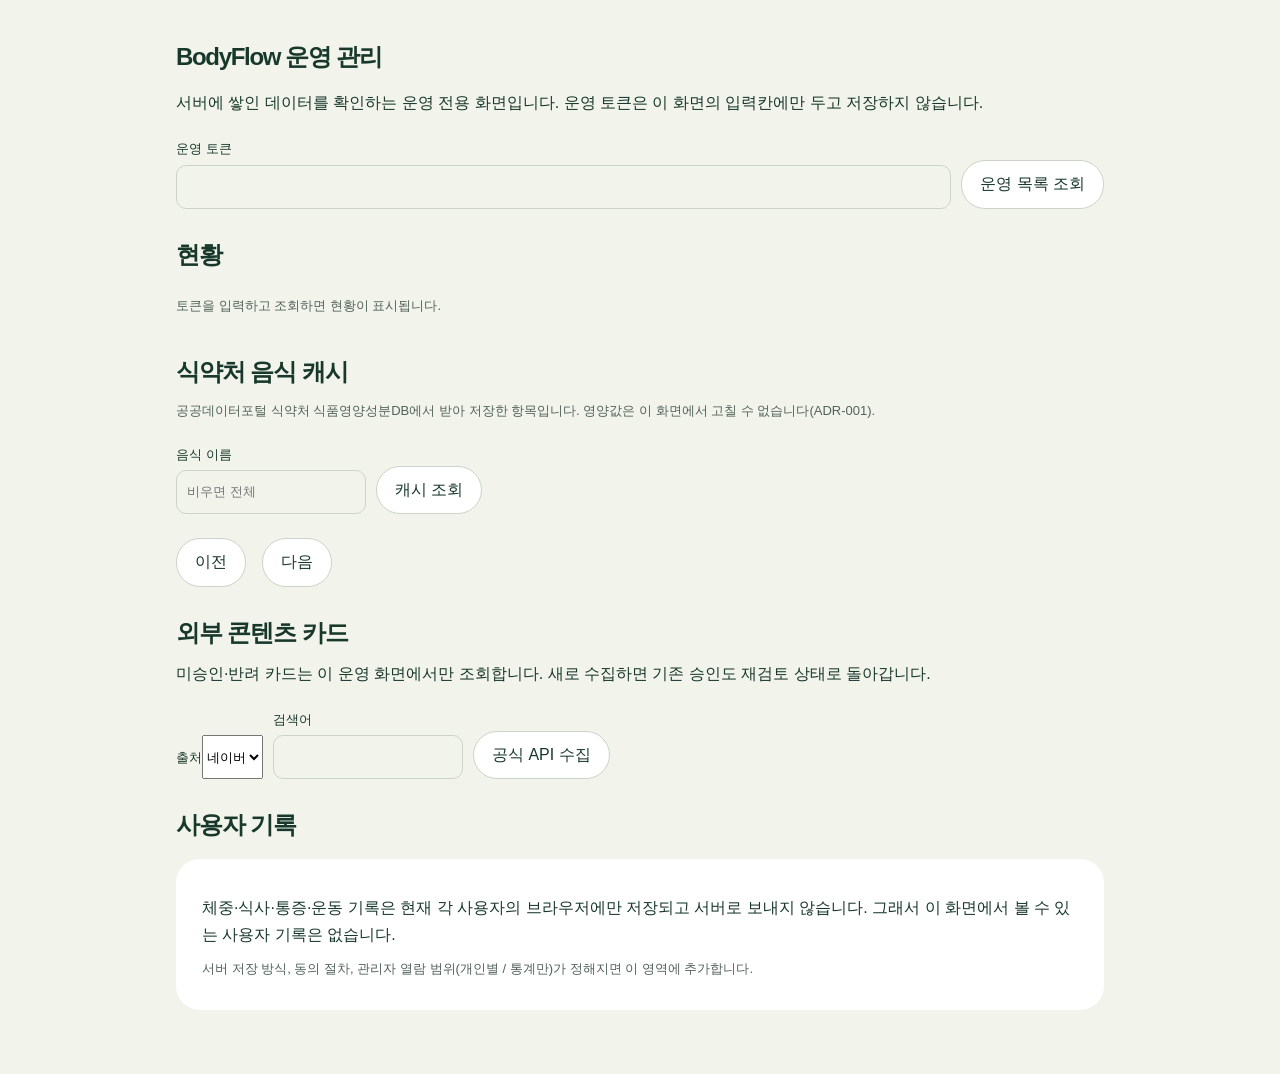
<file: app/content-admin.html>
<!doctype html><html lang="ko"><meta charset="utf-8"><meta name="viewport" content="width=device-width,initial-scale=1"><title>BodyFlow 운영 관리</title><link rel="stylesheet" href="style.css"><link rel="stylesheet" href="tokens.css"><link rel="stylesheet" href="ia.css"><style>
.admin{margin:auto;max-width:960px;padding:24px 16px 64px}.admin section{margin-top:28px}.admin .chart-card{margin-top:16px}
.admin-login{display:flex;gap:10px;flex-wrap:wrap;align-items:end}.admin-login label{flex:1;min-width:220px}
.stat-grid{display:grid;grid-template-columns:repeat(auto-fit,minmax(180px,1fr));gap:12px;margin-top:12px}
.stat{background:var(--surface);border-radius:16px;padding:16px}.stat strong{display:block;font-size:28px;color:var(--ink)}.stat span,.stat small{color:var(--muted)}
.table-wrap{overflow-x:auto;margin-top:12px}.table-wrap table{width:100%;border-collapse:collapse;font-size:14px}.table-wrap th,.table-wrap td{padding:8px 6px;border-bottom:1px solid var(--grid);text-align:left;white-space:nowrap}
.pager{display:flex;gap:8px;align-items:center;margin-top:12px}.admin form{display:flex;gap:10px;flex-wrap:wrap;align-items:end}
</style><main class="admin"><h1>BodyFlow 운영 관리</h1><p>서버에 쌓인 데이터를 확인하는 운영 전용 화면입니다. 운영 토큰은 이 화면의 입력칸에만 두고 저장하지 않습니다.</p>
<div class="admin-login"><label>운영 토큰<input type="password" id="admin-token" autocomplete="off"></label><button id="load-cards">운영 목록 조회</button></div><p id="admin-message" role="status"></p>
<section aria-labelledby="overview-title"><h2 id="overview-title">현황</h2><div id="admin-overview" class="stat-grid"><p class="sub">토큰을 입력하고 조회하면 현황이 표시됩니다.</p></div></section>
<section aria-labelledby="foods-title"><h2 id="foods-title">식약처 음식 캐시</h2><p class="sub">공공데이터포털 식약처 식품영양성분DB에서 받아 저장한 항목입니다. 영양값은 이 화면에서 고칠 수 없습니다(ADR-001).</p><form id="food-admin-form"><label>음식 이름<input id="food-admin-query" placeholder="비우면 전체"></label><button>캐시 조회</button></form><div class="table-wrap"><table id="food-admin-table" hidden><thead><tr><th>이름</th><th>기준량 g</th><th>kcal</th><th>탄수화물 g</th><th>단백질 g</th><th>지방 g</th><th>나트륨 mg</th><th>식품코드</th><th>받은 시각</th></tr></thead><tbody></tbody></table></div><div class="pager"><button type="button" id="food-prev" disabled>이전</button><span id="food-page" role="status"></span><button type="button" id="food-next" disabled>다음</button></div></section>
<section aria-labelledby="cards-title"><h2 id="cards-title">외부 콘텐츠 카드</h2><p>미승인·반려 카드는 이 운영 화면에서만 조회합니다. 새로 수집하면 기존 승인도 재검토 상태로 돌아갑니다.</p><form id="collect-form"><label>출처<select id="source"><option value="naver">네이버</option><option value="youtube">유튜브</option></select></label><label>검색어<input id="query" required></label><button>공식 API 수집</button></form><div id="admin-cards"></div></section>
<section aria-labelledby="records-title"><h2 id="records-title">사용자 기록</h2><div class="chart-card"><p>체중·식사·통증·운동 기록은 현재 각 사용자의 브라우저에만 저장되고 서버로 보내지 않습니다. 그래서 이 화면에서 볼 수 있는 사용자 기록은 없습니다.</p><p class="sub">서버 저장 방식, 동의 절차, 관리자 열람 범위(개인별 / 통계만)가 정해지면 이 영역에 추가합니다.</p></div></section>
</main><script src="content-admin.js"></script></html>
</file>
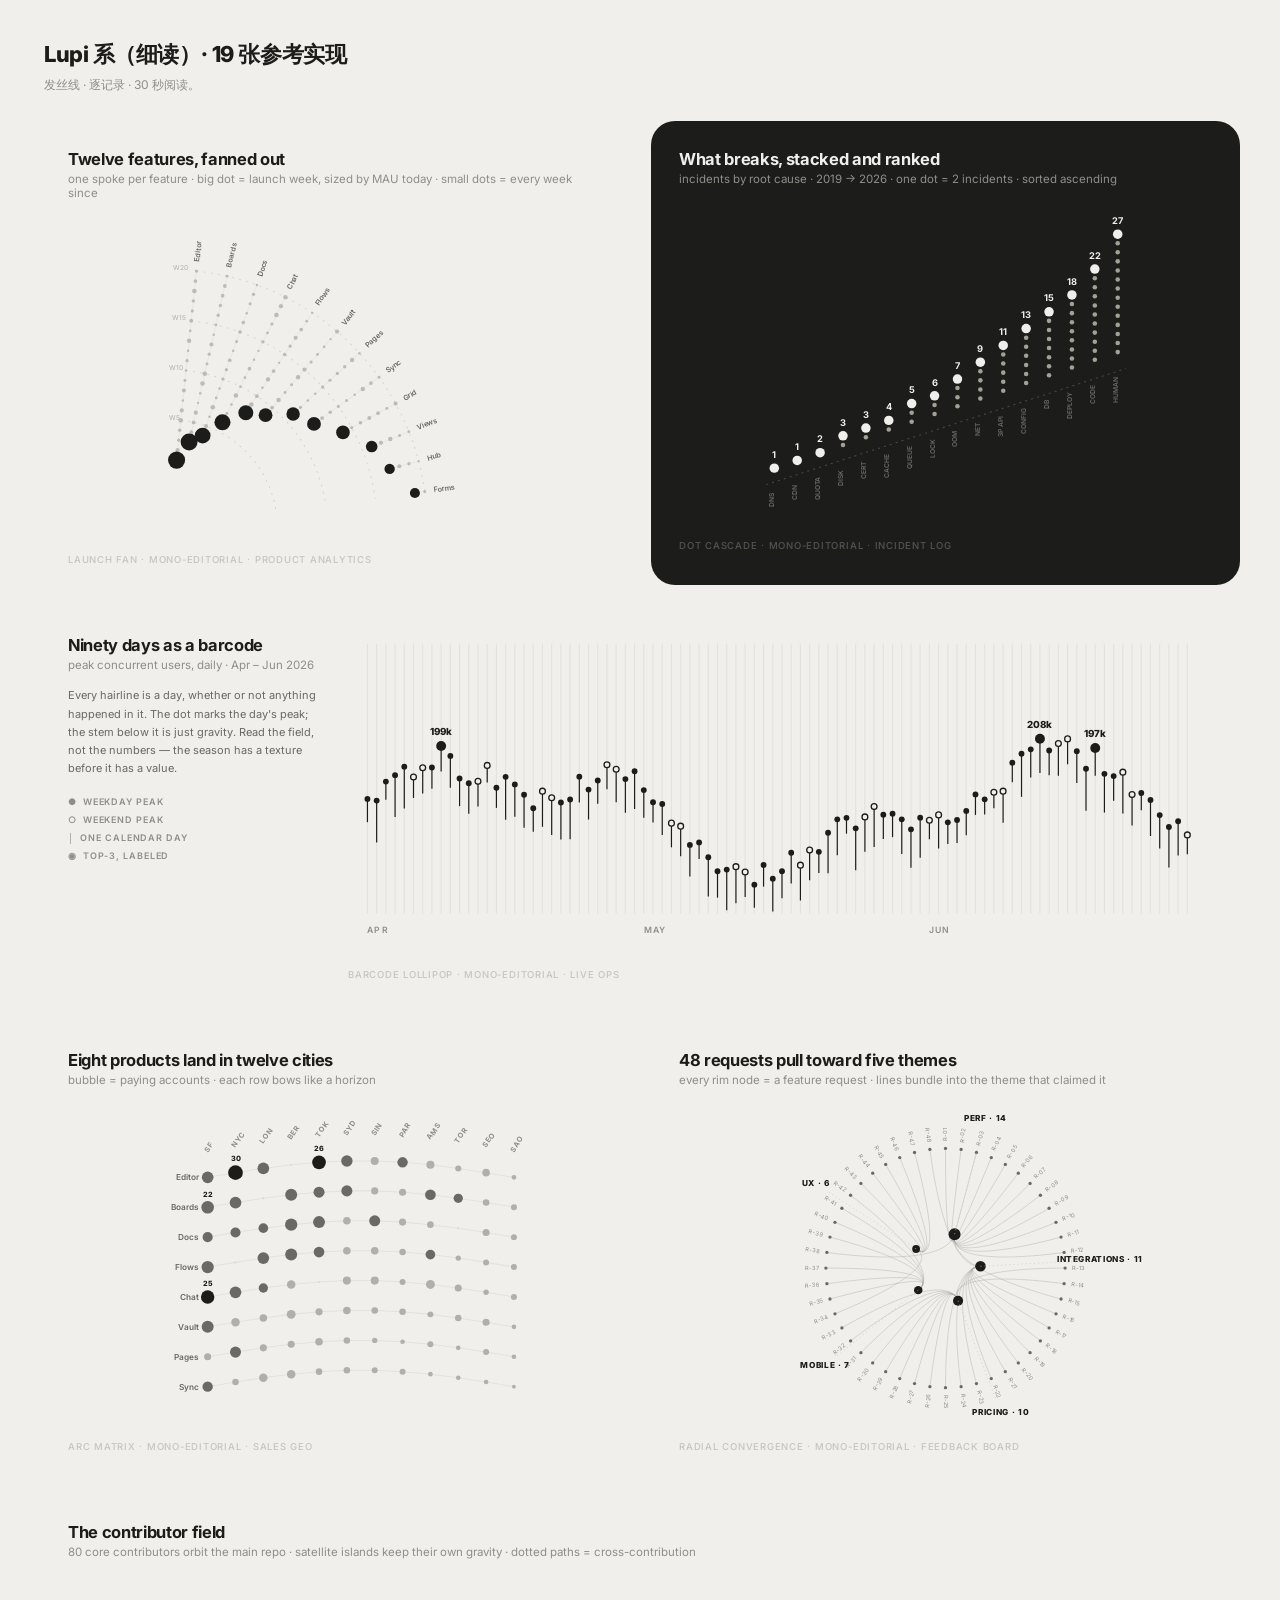
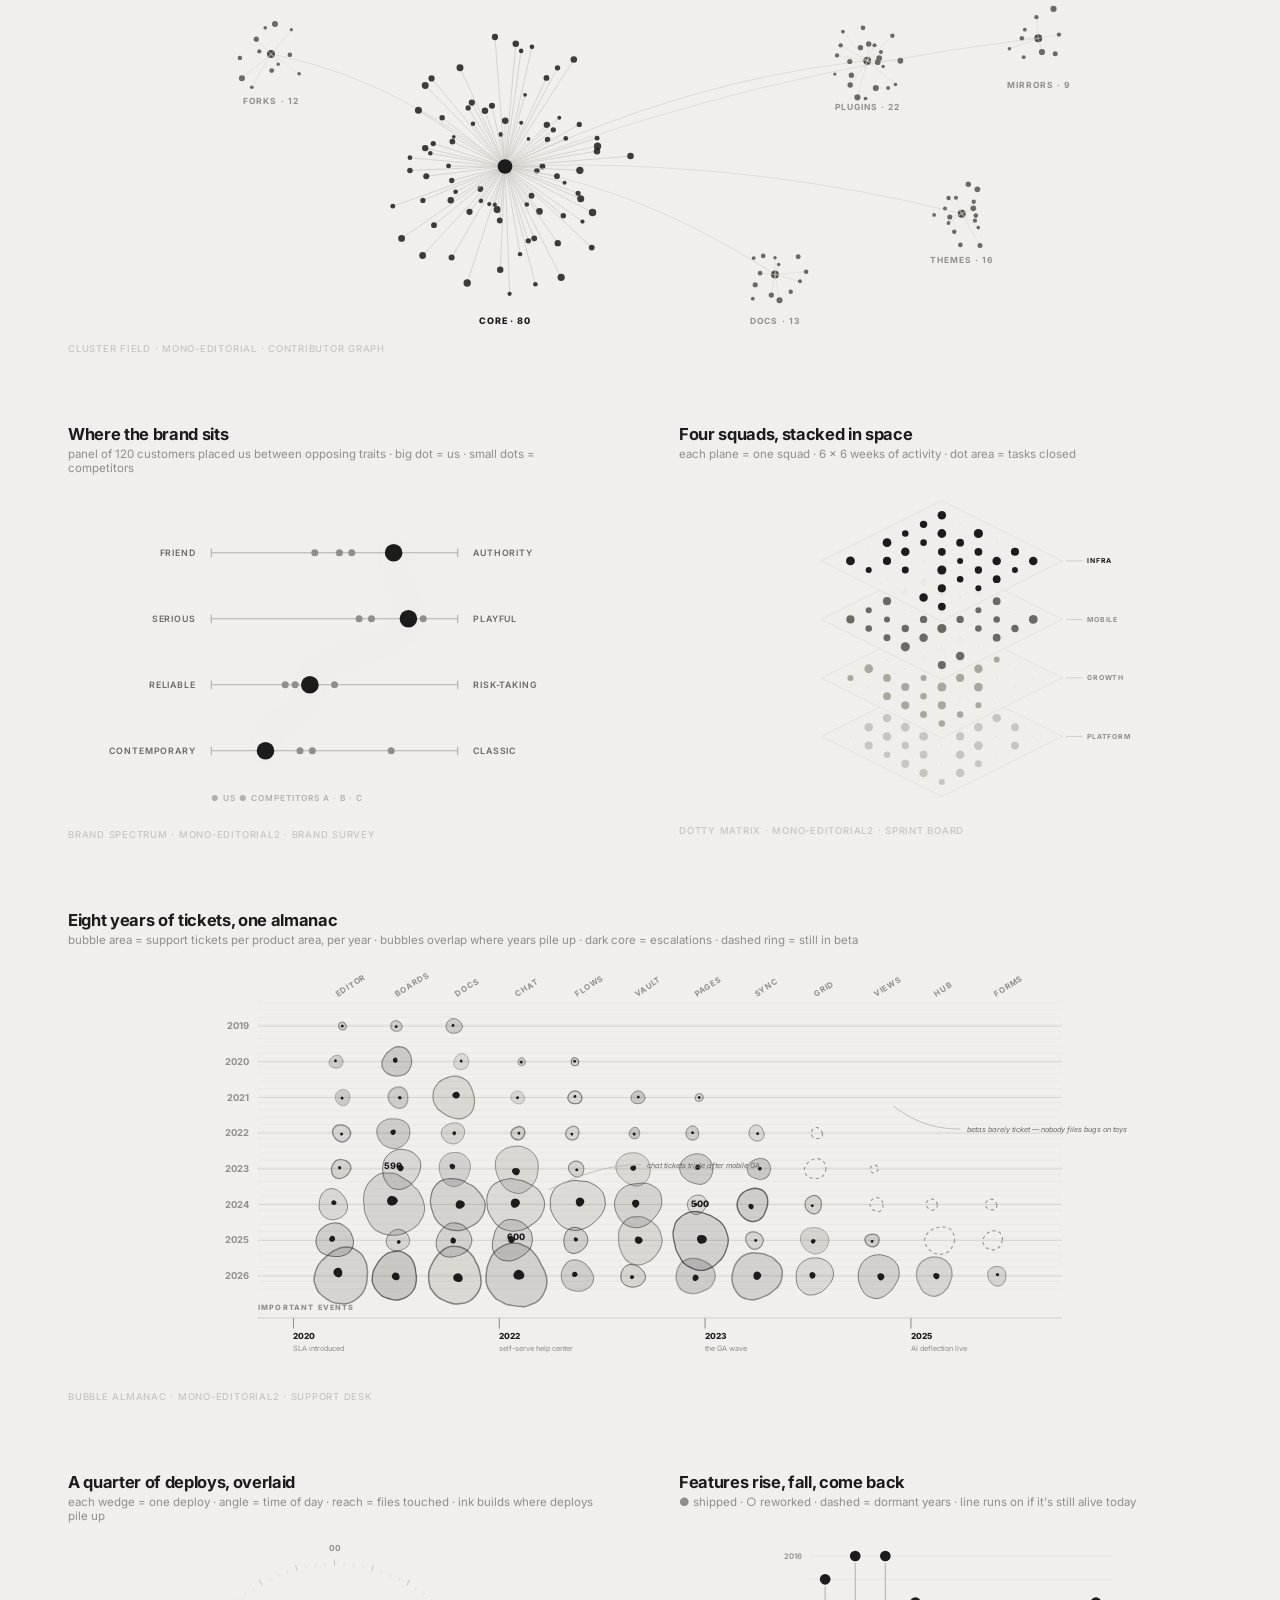
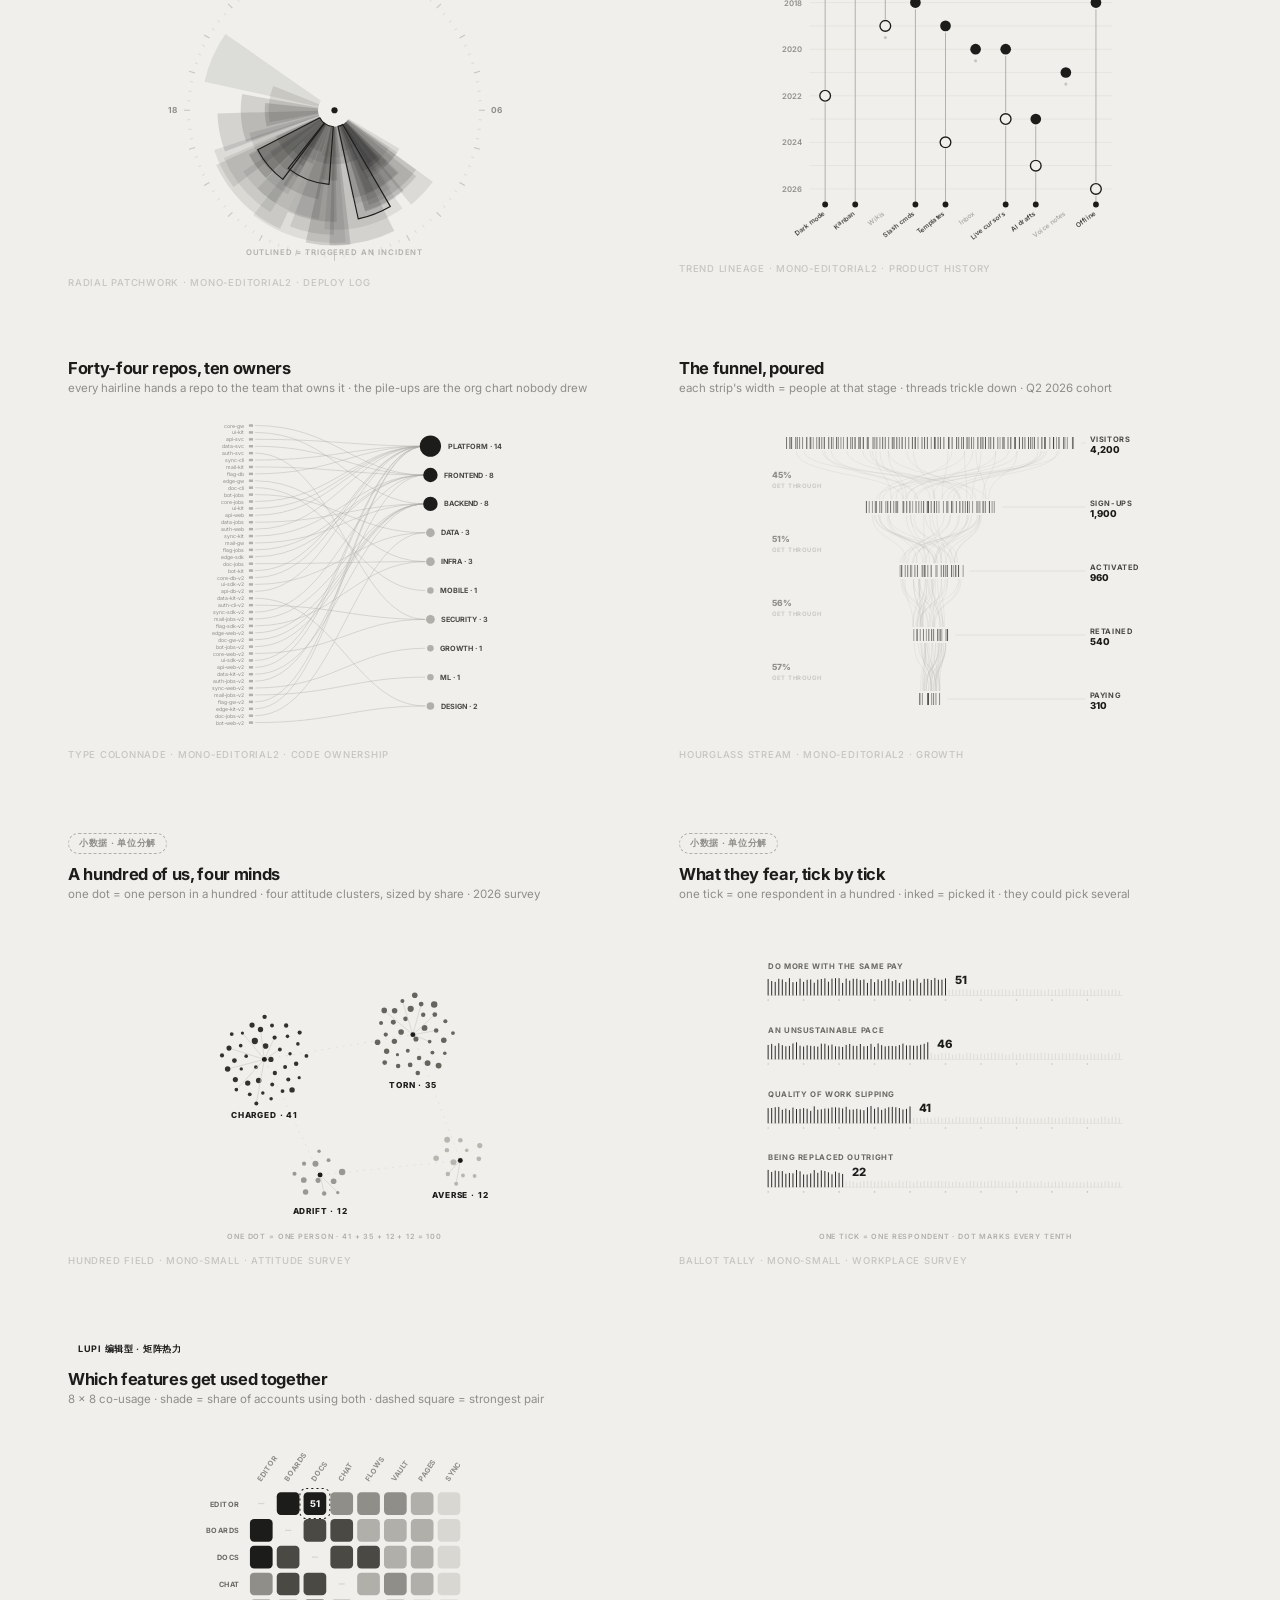
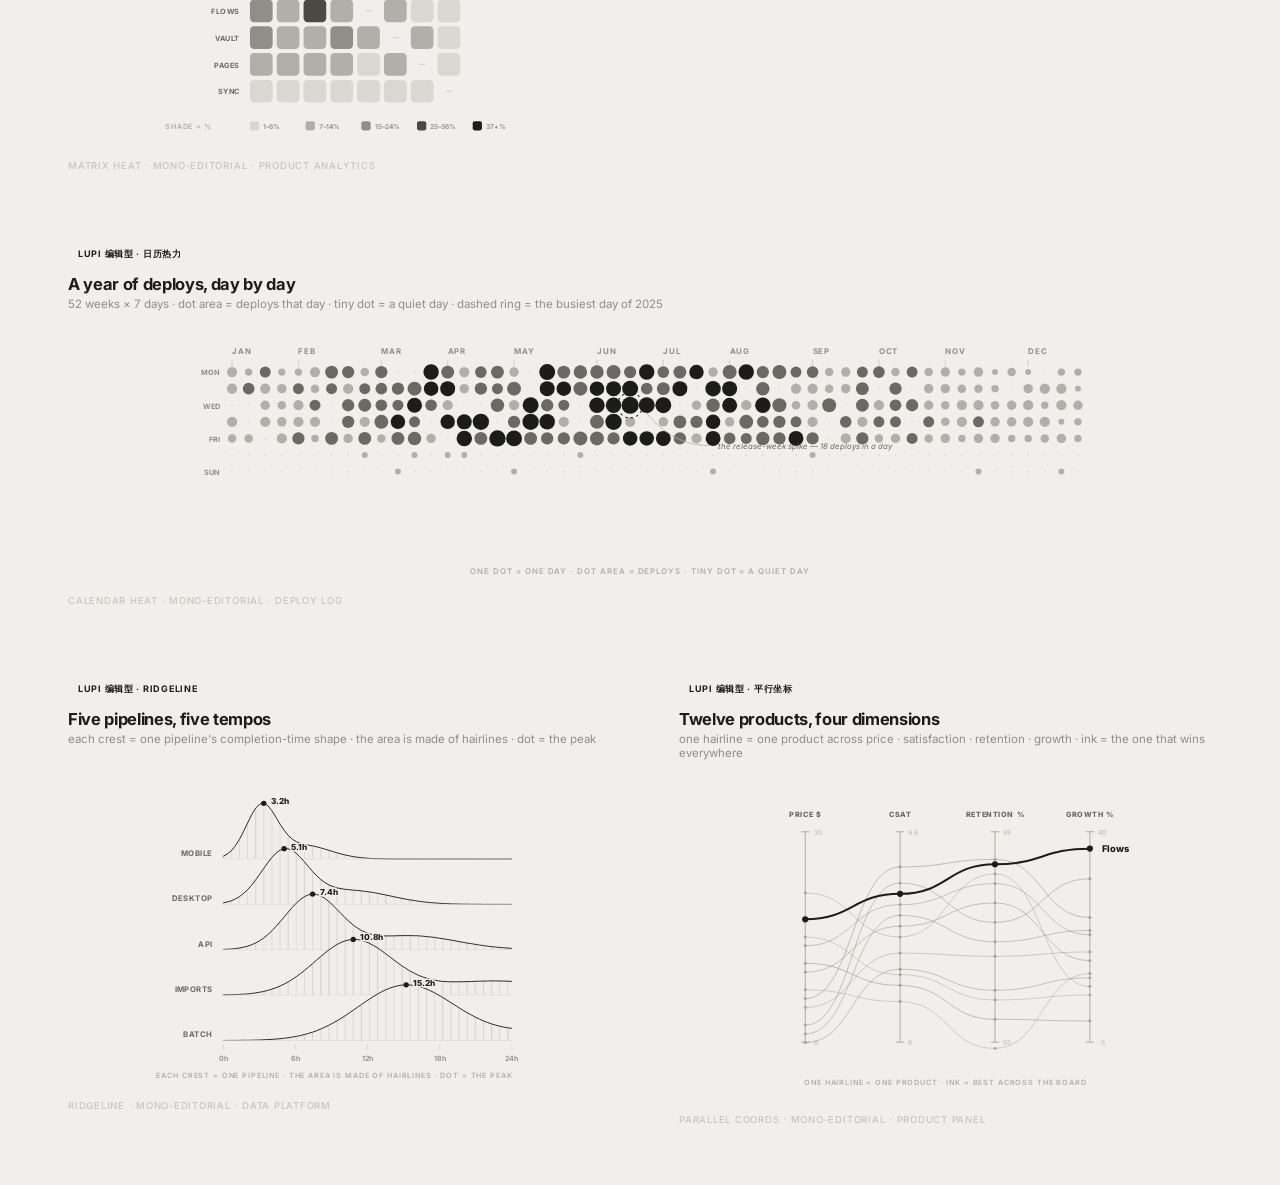
<file: reference/lieflat-charts/templates/lupi-gallery.html>
<!doctype html>
<html lang="en">
<head>
<meta charset="utf-8" />
<meta name="viewport" content="width=device-width,initial-scale=1" />
<title>Lieflat Charts — Lupi Gallery · 19 张参考实现</title>
<link rel="preconnect" href="https://fonts.googleapis.com">
<link href="https://fonts.googleapis.com/css2?family=Inter:wght@400;500;600;700;800&display=swap" rel="stylesheet">
<style>
  :root{--bg:#F0EFEB;--dark:#1C1C1A;--ink:#1C1C1A;--muted:#8F8E88;--faint:#C6C5BF;--grid:#DEDDD6}
  *{margin:0;padding:0;box-sizing:border-box}
  body{background:var(--bg);font-family:'Inter',sans-serif;color:var(--ink);padding:40px;-webkit-font-smoothing:antialiased}
  .grid2{display:grid;grid-template-columns:1fr 1fr;gap:22px;max-width:1400px;margin:0 auto}
  .card{background:var(--bg);border-radius:24px;padding:28px 28px 20px}
  .card.dark{background:var(--dark);color:#F0EFEB}
  .card.dark .sub{color:#8F8E88}
  .card.dark .src{color:#55554F}
  .card.wide{grid-column:1/-1}
  .split{display:grid;grid-template-columns:250px 1fr;gap:30px;align-items:start}
  h2{font-weight:700;font-size:16.5px;letter-spacing:-.02em;margin-bottom:3px}
  .sub{font-size:11.5px;color:var(--muted);margin-bottom:14px}
  .src{font-size:9.5px;color:var(--faint);margin-top:10px;letter-spacing:.08em;font-weight:500}
  .note{font-size:11px;color:#6A6963;line-height:1.65;margin-bottom:16px}
  .legend{font-size:9px;letter-spacing:.1em;font-weight:600;color:var(--muted);line-height:2}
  svg{width:100%;max-height:330px;display:block;margin:0 auto}
  svg text{font-family:'Inter',sans-serif}
  .pop{transform-box:fill-box;transform-origin:center;animation:pop .5s cubic-bezier(.2,.7,.3,1.3) both}
  @keyframes pop{from{transform:scale(0)}to{transform:none}}
  .fade{animation:fade .9s ease both}
  @keyframes fade{from{opacity:0}}
  .draw{stroke-dasharray:1;stroke-dashoffset:1;animation:draw 1s cubic-bezier(.4,0,.2,1) both}
  @keyframes draw{to{stroke-dashoffset:0}}
  @media (prefers-reduced-motion:reduce){
    .pop,.fade{animation:none}
    .draw{animation:none;stroke-dasharray:none;stroke-dashoffset:0}
  }

  .pagehead{max-width:1400px;margin:0 auto 26px;padding:0 4px}
  .pagehead h1{font-size:22px;letter-spacing:-.02em;font-weight:800}
  .pagehead p{font-size:12px;color:#8F8E88;margin-top:5px;line-height:1.7}
  .pagehead .badge{margin:0 2px}
  .badge{display:inline-block;font-size:9px;font-weight:700;letter-spacing:.08em;
    padding:3px 10px;border-radius:99px;margin-bottom:10px}
  .badge.del{background:#1C1C1A;color:#F0EFEB}
  .badge.pick{border:1.5px solid #1C1C1A;color:#1C1C1A}
  .badge.pair{border:1px dashed #B0AFA9;color:#8F8E88}
  .card.dark .badge.del{background:#F0EFEB;color:#1C1C1A}
  .card.dark .badge.pick{border-color:#F0EFEB;color:#F0EFEB}
  .card.dark .badge.pair{border-color:#55554F;color:#8F8E88}
</style>
</head>
<body>
<div class="pagehead">

  <h1>Lupi 系（细读）· 19 张参考实现</h1>
  <p>发丝线 · 逐记录 · 30 秒阅读。</p>
</div>
<div class="grid2">

  <!-- 1 · launch fan -->
  <div class="card">
    <h2>Twelve features, fanned out</h2>
    <div class="sub">one spoke per feature · big dot = launch week, sized by MAU today · small dots = every week since</div>
    <svg id="fan" viewBox="0 0 400 320" preserveAspectRatio="xMidYMid meet"></svg>
    <div class="src">LAUNCH FAN · MONO-EDITORIAL · PRODUCT ANALYTICS</div>
  </div>

  <!-- 4 · dot cascade on dark -->
  <div class="card dark">
    <h2>What breaks, stacked and ranked</h2>
    <div class="sub">incidents by root cause · 2019 → 2026 · one dot = 2 incidents · sorted ascending</div>
    <svg id="cascade" viewBox="0 0 400 320" preserveAspectRatio="xMidYMid meet"></svg>
    <div class="src">DOT CASCADE · MONO-EDITORIAL · INCIDENT LOG</div>
  </div>

  <!-- 2 · barcode lollipop, wide + editorial text column -->
  <div class="card wide">
    <div class="split">
      <div>
        <h2>Ninety days as a barcode</h2>
        <div class="sub">peak concurrent users, daily · Apr – Jun 2026</div>
        <div class="note">Every hairline is a day, whether or not anything
        happened in it. The dot marks the day's peak; the stem below it is
        just gravity. Read the field, not the numbers — the season has a
        texture before it has a value.</div>
        <div class="legend">
          ● &nbsp;WEEKDAY PEAK<br>
          ○ &nbsp;WEEKEND PEAK<br>
          │ &nbsp;ONE CALENDAR DAY<br>
          ◉ &nbsp;TOP-3, LABELED
        </div>
      </div>
      <div>
        <svg id="barcode" viewBox="0 0 800 300" preserveAspectRatio="xMidYMid meet" style="max-height:340px"></svg>
        <div class="src">BARCODE LOLLIPOP · MONO-EDITORIAL · LIVE OPS</div>
      </div>
    </div>
  </div>

  <!-- 3 · arc bubble matrix -->
  <div class="card">
    <h2>Eight products land in twelve cities</h2>
    <div class="sub">bubble = paying accounts · each row bows like a horizon</div>
    <svg id="arcmatrix" viewBox="0 0 430 320" preserveAspectRatio="xMidYMid meet"></svg>
    <div class="src">ARC MATRIX · MONO-EDITORIAL · SALES GEO</div>
  </div>

  <!-- 5 · radial convergence -->
  <div class="card">
    <h2>48 requests pull toward five themes</h2>
    <div class="sub">every rim node = a feature request · lines bundle into the theme that claimed it</div>
    <svg id="converge" viewBox="0 0 400 320" preserveAspectRatio="xMidYMid meet"></svg>
    <div class="src">RADIAL CONVERGENCE · MONO-EDITORIAL · FEEDBACK BOARD</div>
  </div>

  <!-- 6 · cluster field, wide -->
  <div class="card wide">
    <h2>The contributor field</h2>
    <div class="sub">80 core contributors orbit the main repo · satellite islands keep their own gravity · dotted paths = cross-contribution</div>
    <svg id="clusters" viewBox="0 0 840 320" preserveAspectRatio="xMidYMid meet" style="max-height:360px"></svg>
    <div class="src">CLUSTER FIELD · MONO-EDITORIAL · CONTRIBUTOR GRAPH</div>
  </div>



  <!-- 1 · brand spectrum -->
  <div class="card">
    <h2>Where the brand sits</h2>
    <div class="sub">panel of 120 customers placed us between opposing traits · big dot = us · small dots = competitors</div>
    <svg id="spectrum" viewBox="0 0 460 300" preserveAspectRatio="xMidYMid meet"></svg>
    <div class="src">BRAND SPECTRUM · MONO-EDITORIAL2 · BRAND SURVEY</div>
  </div>

  <!-- 2 · dotty matrix -->
  <div class="card">
    <h2>Four squads, stacked in space</h2>
    <div class="sub">each plane = one squad · 6 × 6 weeks of activity · dot area = tasks closed</div>
    <svg id="dotty" viewBox="0 0 400 372" preserveAspectRatio="xMidYMid meet" style="max-height:340px"></svg>
    <div class="src">DOTTY MATRIX · MONO-EDITORIAL2 · SPRINT BOARD</div>
  </div>

  <!-- 3 · ticket almanac, wide -->
  <div class="card wide">
    <h2>Eight years of tickets, one almanac</h2>
    <div class="sub">bubble area = support tickets per product area, per year · bubbles overlap where years pile up · dark core = escalations · dashed ring = still in beta</div>
    <svg id="almanac" viewBox="0 0 840 400" preserveAspectRatio="xMidYMid meet" style="max-height:420px"></svg>
    <div class="src">BUBBLE ALMANAC · MONO-EDITORIAL2 · SUPPORT DESK</div>
  </div>

  <!-- 4 · deploy patchwork -->
  <div class="card">
    <h2>A quarter of deploys, overlaid</h2>
    <div class="sub">each wedge = one deploy · angle = time of day · reach = files touched · ink builds where deploys pile up</div>
    <svg id="patchwork" viewBox="0 0 400 320" preserveAspectRatio="xMidYMid meet"></svg>
    <div class="src">RADIAL PATCHWORK · MONO-EDITORIAL2 · DEPLOY LOG</div>
  </div>

  <!-- 6 · trend lineage -->
  <div class="card">
    <h2>Features rise, fall, come back</h2>
    <div class="sub">● shipped · ○ reworked · dashed = dormant years · line runs on if it's still alive today</div>
    <svg id="lineage" viewBox="0 0 400 340" preserveAspectRatio="xMidYMid meet"></svg>
    <div class="src">TREND LINEAGE · MONO-EDITORIAL2 · PRODUCT HISTORY</div>
  </div>

  <!-- 8 · type colonnade -->
  <div class="card">
    <h2>Forty-four repos, ten owners</h2>
    <div class="sub">every hairline hands a repo to the team that owns it · the pile-ups are the org chart nobody drew</div>
    <svg id="colonnade" viewBox="0 0 400 320" preserveAspectRatio="xMidYMid meet"></svg>
    <div class="src">TYPE COLONNADE · MONO-EDITORIAL2 · CODE OWNERSHIP</div>
  </div>

  <!-- 9 · funnel hourglass -->
  <div class="card">
    <h2>The funnel, poured</h2>
    <div class="sub">each strip's width = people at that stage · threads trickle down · Q2 2026 cohort</div>
    <svg id="hourglass" viewBox="0 0 400 330" preserveAspectRatio="xMidYMid meet"></svg>
    <div class="src">HOURGLASS STREAM · MONO-EDITORIAL2 · GROWTH</div>
  </div>

  <!-- 14 · hundred field -->
  <div class="card">
    <span class="badge pair">小数据 · 单位分解</span>
    <h2>A hundred of us, four minds</h2>
    <div class="sub">one dot = one person in a hundred · four attitude clusters, sized by share · 2026 survey</div>
    <svg id="hundredfield" viewBox="0 0 400 320" preserveAspectRatio="xMidYMid meet"></svg>
    <div class="src">HUNDRED FIELD · MONO-SMALL · ATTITUDE SURVEY</div>
  </div>

  <!-- 15 · ballot tally -->
  <div class="card">
    <span class="badge pair">小数据 · 单位分解</span>
    <h2>What they fear, tick by tick</h2>
    <div class="sub">one tick = one respondent in a hundred · inked = picked it · they could pick several</div>
    <svg id="ballottally" viewBox="0 0 400 320" preserveAspectRatio="xMidYMid meet"></svg>
    <div class="src">BALLOT TALLY · MONO-SMALL · WORKPLACE SURVEY</div>
  </div>


  <!-- L16 · matrix heat -->
  <div class="card">
    <span class="badge">LUPI 编辑型 · 矩阵热力</span>
    <h2>Which features get used together</h2>
    <div class="sub">8 × 8 co-usage · shade = share of accounts using both · dashed square = strongest pair</div>
    <svg id="matheat" viewBox="0 0 400 320" preserveAspectRatio="xMidYMid meet"></svg>
    <div class="src">MATRIX HEAT · MONO-EDITORIAL · PRODUCT ANALYTICS</div>
  </div>

  <!-- L17 · calendar heat -->
  <div class="card wide">
    <span class="badge">LUPI 编辑型 · 日历热力</span>
    <h2>A year of deploys, day by day</h2>
    <div class="sub">52 weeks × 7 days · dot area = deploys that day · tiny dot = a quiet day · dashed ring = the busiest day of 2025</div>
    <svg id="calheat" viewBox="0 0 840 232" preserveAspectRatio="xMidYMid meet" style="max-height:260px"></svg>
    <div class="src">CALENDAR HEAT · MONO-EDITORIAL · DEPLOY LOG</div>
  </div>

  <!-- L19 · ridgeline -->
  <div class="card">
    <span class="badge">LUPI 编辑型 · RIDGELINE</span>
    <h2>Five pipelines, five tempos</h2>
    <div class="sub">each crest = one pipeline's completion-time shape · the area is made of hairlines · dot = the peak</div>
    <svg id="ridge" viewBox="0 0 400 320" preserveAspectRatio="xMidYMid meet"></svg>
    <div class="src">RIDGELINE · MONO-EDITORIAL · DATA PLATFORM</div>
  </div>

  <!-- L20 · parallel coordinates -->
  <div class="card">
    <span class="badge">LUPI 编辑型 · 平行坐标</span>
    <h2>Twelve products, four dimensions</h2>
    <div class="sub">one hairline = one product across price · satisfaction · retention · growth · ink = the one that wins everywhere</div>
    <svg id="parallel" viewBox="0 0 400 320" preserveAspectRatio="xMidYMid meet"></svg>
    <div class="src">PARALLEL COORDS · MONO-EDITORIAL · PRODUCT PANEL</div>
  </div>

</div>
<script>
// ── shared Mono tokens ──
const INK='#1C1C1A',PAPER='#F0EFEB',MUTED='#8F8E88',GRID='#DEDDD6';
const NS='http://www.w3.org/2000/svg';
const el=(p,t,a)=>{const n=document.createElementNS(NS,t);for(const k in a)n.setAttribute(k,a[k]);p.appendChild(n);return n};
const txt=(p,a,s)=>{const n=el(p,'text',a);n.textContent=s;return n};
const tip=(n,s)=>{const t=document.createElementNS(NS,'title');t.textContent=s;n.appendChild(t)};
const rnd=(i,k)=>Math.abs(((i*73856093)^(k*19349663))%1000)/1000; // deterministic
const D2R=Math.PI/180;
const pol=(cx,cy,r,deg)=>[cx+r*Math.cos(deg*D2R),cy+r*Math.sin(deg*D2R)];
const sect=(cx,cy,r0,r1,a0,a1)=>{
  const big=a1-a0>180?1:0;
  const [xa,ya]=pol(cx,cy,r1,a0),[xb,yb]=pol(cx,cy,r1,a1);
  const [xc,yc]=pol(cx,cy,r0,a1),[xd,yd]=pol(cx,cy,r0,a0);
  return `M${xa} ${ya} A${r1} ${r1} 0 ${big} 1 ${xb} ${yb} L${xc} ${yc} A${r0} ${r0} 0 ${big} 0 ${xd} ${yd} Z`;
};
// unified reveal: draw when scrolled into view; click replays
const obsReveal=(id,fn)=>{
  const n=document.getElementById(id);
  const go=()=>{n.innerHTML='';fn(n)};
  const io=new IntersectionObserver(es=>{if(es[0].isIntersecting){go();io.disconnect()}},{threshold:.3});
  io.observe(n);
  n.style.cursor='pointer';
  n.addEventListener('click',go);
};

// ════ 1 · launch fan ════
// spokes sorted by launch week → the big dots cascade along a diagonal arc
(()=>{
const FEAT=['Editor','Boards','Docs','Chat','Flows','Vault','Pages','Sync','Grid','Views','Hub','Forms'];
const LAUNCH=[1,3,4,6,8,9,11,12,14,16,17,19];     // week of launch
const CX=40,CY=304,rOf=w=>56+w*9.7;
obsReveal('fan',s=>{
  const ang=i=>-84+i*(76/11);
  // dotted week guides
  [5,10,15,20].forEach((w,gi)=>{
    const r=rOf(w),[x1,y1]=pol(CX,CY,r,-84),[x2,y2]=pol(CX,CY,r,-8);
    el(s,'path',{d:`M${x1} ${y1} A${r} ${r} 0 0 1 ${x2} ${y2}`,fill:'none',
      stroke:'#D8D6CE','stroke-width':1,'stroke-dasharray':'2 5',
      class:'fade',style:`animation-delay:${gi*.1}s`});
    const [lx,ly]=pol(CX,CY,r,-87.5);
    txt(s,{x:lx,y:ly,'font-size':6.5,fill:'#B0AFA9','text-anchor':'middle',
      class:'fade',style:`animation-delay:${gi*.1}s`},'W'+w);
  });
  FEAT.forEach((name,i)=>{
    const a=ang(i),L=LAUNCH[i];
    const mau=Math.round(48-i*3+rnd(i+1,3)*10);
    // hairline spoke from launch to rim
    const [sx,sy]=pol(CX,CY,rOf(L),a),[ex,ey]=pol(CX,CY,rOf(20),a);
    el(s,'line',{x1:sx,y1:sy,x2:ex,y2:ey,stroke:'#E3E2DB','stroke-width':.7,
      class:'fade',style:`animation-delay:${.15+i*.05}s`});
    // weekly texture dots
    for(let w=L+1;w<=20;w++){
      const [x,y]=pol(CX,CY,rOf(w),a);
      el(s,'circle',{cx:x,cy:y,r:1.1+rnd(i+1,w)*1.2,fill:'#B0AFA9',opacity:.8,
        class:'pop',style:`animation-delay:${.2+i*.06+(w-L)*.015}s`});
    }
    // launch dot, sized by MAU
    const [bx,by]=pol(CX,CY,rOf(L),a);
    const big=el(s,'circle',{cx:bx,cy:by,r:Math.sqrt(mau)*1.15,fill:INK,
      class:'pop',style:`animation-delay:${.15+i*.07}s`});
    tip(big,`${name} — launched W${L} · ${mau}k MAU`);
    // rim label along the spoke
    const [tx,ty]=pol(CX,CY,rOf(20)+9,a);
    txt(s,{x:tx,y:ty,'font-size':7,'font-weight':600,fill:'#6A6963',
      transform:`rotate(${a} ${tx} ${ty})`,'dominant-baseline':'middle',
      class:'fade',style:`animation-delay:${.3+i*.05}s`},name);
  });
});
})();

// ════ 4 · dot cascade on dark ════
(()=>{
const CAUSE=['DNS','CDN','QUOTA','DISK','CERT','CACHE','QUEUE','LOCK','OOM','NET','3P API','CONFIG','DB','DEPLOY','CODE','HUMAN'];
const COUNT=[1,1,2,3,3,4,5,6,7,9,11,13,15,18,22,27];
obsReveal('cascade',s=>{
  const x=i=>34+i*22.2, base=i=>272-i*7.5;
  // dotted diagonal baseline
  el(s,'line',{x1:x(0)-8,y1:base(0)+4,x2:x(15)+8,y2:base(15)+4,
    stroke:'#4A4944','stroke-width':1,'stroke-dasharray':'2 4',class:'fade'});
  CAUSE.forEach((name,i)=>{
    const n=Math.ceil(COUNT[i]/2),bx=x(i),by=base(i);
    for(let k=0;k<n-1;k++)
      el(s,'circle',{cx:bx,cy:by-12-k*8.8,r:2.2,fill:'#B3B0A4',opacity:.9,
        class:'pop',style:`animation-delay:${i*.05+k*.03}s`});
    const topY=by-12-(n-1)*8.8;
    const top=el(s,'circle',{cx:bx,cy:topY,r:4.6,fill:PAPER,
      class:'pop',style:`animation-delay:${i*.05+n*.03}s`});
    tip(top,`${name} — ${COUNT[i]} incidents`);
    txt(s,{x:bx,y:topY-10,'font-size':9,'font-weight':700,fill:PAPER,'text-anchor':'middle',
      class:'fade',style:`animation-delay:${.2+i*.05}s`},COUNT[i]);
    txt(s,{x:bx,y:by+12,'font-size':6.5,'font-weight':600,fill:'#6A6963','text-anchor':'end',
      transform:`rotate(-90 ${bx} ${by+12})`,
      class:'fade',style:`animation-delay:${.1+i*.05}s`},name);
  });
});
})();

// ════ 2 · barcode lollipop ════
(()=>{
const N=90;
const val=d=>95+55*Math.sin(d/9.5)+30*Math.sin(d/3.7)+rnd(d+1,5)*40;
obsReveal('barcode',s=>{
  // the barcode: one hairline per day, full height
  for(let d=0;d<N;d++){
    const x=18+d*8.53;
    el(s,'line',{x1:x,y1:8,x2:x,y2:258,stroke:GRID,'stroke-width':.7,
      class:'fade',style:`animation-delay:${d*.004}s`});
  }
  const vs=Array.from({length:N},(_,d)=>val(d));
  // top-3 peaks, kept at least 6 days apart so labels never collide
  const top3=[];
  for(const d of [...vs.keys()].sort((a,b)=>vs[b]-vs[a])){
    if(top3.every(t=>Math.abs(t-d)>=6))top3.push(d);
    if(top3.length===3)break;
  }
  for(let d=0;d<N;d++){
    const x=18+d*8.53,v=vs[d],y=252-v*.75;
    const weekend=d%7===5||d%7===6;
    const stemEnd=Math.min(256,y+14+rnd(d+1,9)*26);
    el(s,'line',{x1:x,y1:y,x2:x,y2:stemEnd,stroke:INK,'stroke-width':1.1,
      class:'fade',style:`animation-delay:${.3+d*.008}s`});
    const big=top3.includes(d);
    const dot=el(s,'circle',{cx:x,cy:y,r:big?4.6:2.7,
      fill:weekend?PAPER:INK,stroke:INK,'stroke-width':weekend?1.2:0,
      class:'pop',style:`animation-delay:${.3+d*.008}s`});
    tip(dot,`Day ${d+1} — ${Math.round(v)}k peak`);
    if(big)txt(s,{x,y:y-10,'font-size':9,'font-weight':800,fill:INK,'text-anchor':'middle',
      class:'fade',style:`animation-delay:${.9+d*.004}s`},Math.round(v)+'k');
  }
  [[0,'APR'],[30,'MAY'],[61,'JUN']].forEach(([d,m])=>
    txt(s,{x:18+d*8.53,y:276,'font-size':8,'font-weight':600,fill:MUTED,
      'letter-spacing':'.12em',class:'fade'},m));
});
})();

// ════ 3 · arc bubble matrix ════
(()=>{
const PROD=['Editor','Boards','Docs','Flows','Chat','Vault','Pages','Sync'];
const CITY=['SF','NYC','LON','BER','TOK','SYD','SIN','PAR','AMS','TOR','SEO','SAO'];
const W=[9,8,7,7,6,5,5,4,4,3,3,2];             // market weight
obsReveal('arcmatrix',s=>{
  const rowY=i=>74+i*29, colX=j=>92+j*27, dy=j=>-16*Math.sin(Math.PI*j/11);
  const v=(i,j)=>{
    if(rnd(i*13+1,j*7+3)<.09)return 0;                 // a few true absences
    const age=1-i*.085;                                // older rows reach further
    return Math.min(40,Math.round(W[j]*3.4*age*(.45+rnd(i+1,j+1)*.85)));
  };
  // find top-4 cells for labels
  const all=[];
  PROD.forEach((_,i)=>CITY.forEach((_,j)=>all.push([v(i,j),i,j])));
  const top=all.sort((a,b)=>b[0]-a[0]).slice(0,4).map(d=>d[1]*100+d[2]);
  PROD.forEach((p,i)=>{
    // the horizon arc
    const d='M'+CITY.map((_,j)=>`${colX(j)} ${rowY(i)+dy(j)}`).join(' L ');
    el(s,'path',{d,fill:'none',stroke:'#E3E2DB','stroke-width':1,pathLength:1,
      class:'draw',style:`animation-delay:${i*.08}s`});
    txt(s,{x:84,y:rowY(i)+3,'font-size':8,'font-weight':600,fill:'#6A6963','text-anchor':'end',
      class:'fade',style:`animation-delay:${i*.08}s`},p);
    CITY.forEach((c,j)=>{
      const x=colX(j),y=rowY(i)+dy(j),vv=v(i,j);
      if(!vv){el(s,'circle',{cx:x,cy:y,r:.9,fill:'#D8D6CE',
        class:'pop',style:`animation-delay:${.2+i*.08+j*.02}s`});return}
      const fill=vv>=25?INK:vv>=12?'#6A6963':'#B0AFA9';
      const dot=el(s,'circle',{cx:x,cy:y,r:Math.sqrt(vv)*1.3,fill,
        class:'pop',style:`animation-delay:${.2+i*.08+j*.02}s`});
      tip(dot,`${p} · ${c} — ${vv} accounts`);
      if(top.includes(i*100+j))
        txt(s,{x,y:y-Math.sqrt(vv)*1.3-4,'font-size':7,'font-weight':800,fill:INK,
          'text-anchor':'middle',class:'fade',style:`animation-delay:${.6}s`},vv);
    });
  });
  CITY.forEach((c,j)=>{
    const x=colX(j),y=74+dy(j)-24;
    txt(s,{x,y,'font-size':7,'font-weight':700,fill:MUTED,'letter-spacing':'.08em',
      transform:`rotate(-55 ${x} ${y})`,class:'fade',style:`animation-delay:${j*.03}s`},c);
  });
});
})();

// ════ 5 · radial convergence ════
(()=>{
const N=48,CX=200,CY=162,R=116;
const THEME=[['PERF',15,-75],['INTEGRATIONS',10,-3],['PRICING',9,69],['MOBILE',8,141],['UX',6,213]];
obsReveal('converge',s=>{
  // hub assignment: contiguous blocks with a little organic leakage
  const blocks=THEME.flatMap(([,n],h)=>Array(n).fill(h));
  const hubOf=i=>rnd(i+1,11)>.92?(blocks[i]+2)%5:blocks[i];
  const hubPt=h=>pol(CX,CY,34,THEME[h][2]);
  const counts=[0,0,0,0,0];
  for(let i=0;i<N;i++)counts[hubOf(i)]++;
  for(let i=0;i<N;i++){
    const deg=i/N*360-90,[px,py]=pol(CX,CY,R,deg);
    const h=hubOf(i),[hx,hy]=hubPt(h);
    const c1x=CX+(px-CX)*.42,c1y=CY+(py-CY)*.42;
    const c2x=CX+(hx-CX)*.3,c2y=CY+(hy-CY)*.3;
    el(s,'path',{d:`M${px} ${py} C${c1x} ${c1y} ${c2x} ${c2y} ${hx} ${hy}`,
      fill:'none',stroke:'#A8A7A0','stroke-width':.7,opacity:.55,pathLength:1,
      class:'draw',style:`animation-delay:${i*.018}s`});
    el(s,'circle',{cx:px,cy:py,r:1.6,fill:'#6A6963',
      class:'pop',style:`animation-delay:${i*.018}s`});
    // tiny rim code, flipped on the left half so it stays readable
    const flip=deg>90&&deg<270,[lx,ly]=pol(CX,CY,R+7,deg);
    txt(s,{x:lx,y:ly,'font-size':5.5,fill:MUTED,
      'text-anchor':flip?'end':'start','dominant-baseline':'middle',
      transform:`rotate(${flip?deg+180:deg} ${lx} ${ly})`,
      class:'fade',style:`animation-delay:${.2+i*.01}s`},'R-'+String(i+1).padStart(2,'0'));
  }
  THEME.forEach(([name,,deg],h)=>{
    const [hx,hy]=hubPt(h);
    const hub=el(s,'circle',{cx:hx,cy:hy,r:Math.sqrt(counts[h])*1.55,fill:INK,
      class:'pop',style:`animation-delay:${.5+h*.08}s`});
    tip(hub,`${name} — ${counts[h]} requests`);
    // theme label parked outside the rim, past the code ring
    const [tx,ty]=pol(CX,CY,R+34,deg);
    txt(s,{x:tx,y:ty,'font-size':8,'font-weight':800,fill:INK,'text-anchor':'middle',
      'dominant-baseline':'middle','letter-spacing':'.08em',
      style:`animation-delay:${.6+h*.08}s`,
      class:'fade'},`${name} · ${counts[h]}`);
    // hairline tying the label to its hub, skimming past the rim
    const [gx,gy]=pol(CX,CY,R+22,deg);
    el(s,'line',{x1:hx,y1:hy,x2:gx,y2:gy,stroke:'#C6C5BF','stroke-width':.7,
      'stroke-dasharray':'1 3',class:'fade',style:`animation-delay:${.7+h*.08}s`});
  });
});
})();

// ════ 6 · cluster field ════
(()=>{
const SAT=[[622,78,'PLUGINS',22],[706,214,'THEMES',16],[540,268,'DOCS',13],[92,72,'FORKS',12],[774,58,'MIRRORS',9]];
obsReveal('clusters',s=>{
  const HX=300,HY=172;
  // dotted cross-contribution paths, hub → each island
  SAT.forEach(([x,y],ci)=>{
    const mx=(HX+x)/2,my=(HY+y)/2-30;
    el(s,'path',{d:`M${HX} ${HY} Q${mx} ${my} ${x} ${y}`,fill:'none',
      stroke:GRID,'stroke-width':.9,'stroke-dasharray':'2 4',pathLength:1,
      class:'draw',style:`animation-delay:${.8+ci*.12}s;animation-duration:.7s`});
  });
  // main hub: 80 golden-angle spokes
  for(let i=0;i<80;i++){
    const a=i*137.508,len=28+rnd(i+1,7)*88;
    const [x,y]=pol(HX,HY,len,a);
    el(s,'line',{x1:HX,y1:HY,x2:x,y2:y,stroke:'#C6C5BF','stroke-width':.6,pathLength:1,
      class:'draw',style:`animation-delay:${i*.012}s;animation-duration:.5s`});
    const dot=el(s,'circle',{cx:x,cy:y,r:1.6+rnd(i+1,4)*1.8,fill:INK,opacity:.85,
      class:'pop',style:`animation-delay:${.15+i*.012}s`});
    tip(dot,`core contributor #${i+1}`);
  }
  el(s,'circle',{cx:HX,cy:HY,r:6.5,fill:INK,class:'pop'});
  txt(s,{x:HX,y:HY+140,'font-size':8,'font-weight':800,fill:INK,'text-anchor':'middle',
    'letter-spacing':'.1em',style:`paint-order:stroke;stroke:${PAPER};stroke-width:3px`,
    class:'fade'},'CORE · 80');
  // satellite islands
  SAT.forEach(([x,y,name,n],ci)=>{
    el(s,'circle',{cx:x,cy:y,r:3.5,fill:'#4A4944',
      class:'pop',style:`animation-delay:${.9+ci*.12}s`});
    for(let k=0;k<n;k++){
      const a=k*137.508+ci*40,rr=9+rnd(k+1,ci+2)*26;
      const [dx,dy]=pol(x,y,rr,a);
      if(k%2===0)el(s,'line',{x1:x,y1:y,x2:dx,y2:dy,stroke:'#D8D6CE','stroke-width':.5,
        class:'fade',style:`animation-delay:${1+ci*.12+k*.02}s`});
      el(s,'circle',{cx:dx,cy:dy,r:1.4+rnd(k+3,ci+5)*1.4,fill:'#6A6963',
        class:'pop',style:`animation-delay:${1+ci*.12+k*.02}s`});
    }
    txt(s,{x,y:y+44,'font-size':7.5,'font-weight':700,fill:MUTED,'text-anchor':'middle',
      'letter-spacing':'.12em',style:`paint-order:stroke;stroke:${PAPER};stroke-width:3px`,
      class:'fade'},`${name} · ${n}`);
  });
});
})();

// ════ 1 · brand spectrum ════
// paired opposites; the pale ribbon threads our position down the page
(()=>{
const ROWS=[['FRIEND','AUTHORITY'],['SERIOUS','PLAYFUL'],['RELIABLE','RISK-TAKING'],['CONTEMPORARY','CLASSIC']];
const US=[.74,.80,.40,.22];                 // 0 = left trait, 1 = right trait
const COMP=[[.42,.52,.57],[.60,.65,.86],[.30,.34,.50],[.36,.41,.73]];
const X0=118,X1=342,Y=i=>58+i*60,px=t=>X0+t*(X1-X0);
obsReveal('spectrum',s=>{
  // the ribbon first, underneath everything
  let d=`M${px(US[0])} ${Y(0)}`;
  for(let i=1;i<4;i++)
    d+=` C${px(US[i-1])} ${Y(i-1)+30} ${px(US[i])} ${Y(i)-30} ${px(US[i])} ${Y(i)}`;
  el(s,'path',{d,fill:'none',stroke:'#F0EFEB','stroke-width':30,'stroke-linecap':'round',
    'stroke-linejoin':'round',opacity:.9,pathLength:1,class:'draw',
    style:'animation-duration:1.4s'});
  ROWS.forEach(([a,b],i)=>{
    const y=Y(i);
    el(s,'line',{x1:X0,y1:y,x2:X1,y2:y,stroke:'#B0AFA9','stroke-width':1,
      class:'fade',style:`animation-delay:${i*.08}s`});
    [X0,X1].forEach(x=>el(s,'line',{x1:x,y1:y-4,x2:x,y2:y+4,stroke:'#B0AFA9','stroke-width':1,
      class:'fade',style:`animation-delay:${i*.08}s`}));
    txt(s,{x:X0-14,y:y+3,'font-size':8,'font-weight':600,fill:'#6A6963','text-anchor':'end',
      'letter-spacing':'.1em',class:'fade',style:`animation-delay:${i*.08}s`},a);
    txt(s,{x:X1+14,y:y+3,'font-size':8,'font-weight':600,fill:'#6A6963',
      'letter-spacing':'.1em',class:'fade',style:`animation-delay:${i*.08}s`},b);
    COMP[i].forEach((t,k)=>{
      const c=el(s,'circle',{cx:px(t),cy:y,r:3.2,fill:'#8F8E88',
        class:'pop',style:`animation-delay:${.3+i*.1+k*.05}s`});
      tip(c,`competitor ${'ABC'[k]} — ${Math.round(t*100)}% toward ${b}`);
    });
    const us=el(s,'circle',{cx:px(US[i]),cy:y,r:8,fill:INK,
      class:'pop',style:`animation-delay:${.5+i*.1}s`});
    tip(us,`us — ${Math.round(US[i]*100)}% toward ${b}`);
  });
  txt(s,{x:X0,y:284,'font-size':7.5,'font-weight':600,fill:'#B0AFA9','letter-spacing':'.12em',
    class:'fade',style:'animation-delay:.9s'},'● US    ● COMPETITORS A · B · C');
});
})();

// ════ 2 · dotty matrix — isometric stacked dot planes ════
// pitch 20/10, dot radius capped well under half-pitch, decks 64px apart:
// each plane reads as its own quiet grid instead of a smudge
(()=>{
const SQUAD=['PLATFORM','GROWTH','MOBILE','INFRA'];
const SHADE=['#C6C5BF','#A8A7A0','#6A6963',INK];
const P=(c,r,k)=>[196+(c-r)*20,236+(c+r)*10-k*64];
obsReveal('dotty',s=>{
  for(let k=0;k<4;k++){
    // plane slab: paper fill so upper decks occlude lower ones
    const cs=[P(-.8,-.8,k),P(5.8,-.8,k),P(5.8,5.8,k),P(-.8,5.8,k)];
    el(s,'path',{d:'M'+cs.map(p=>p.join(' ')).join(' L ')+' Z',
      fill:PAPER,'fill-opacity':.96,stroke:'#DEDDD6','stroke-width':.9,
      class:'fade',style:`animation-delay:${k*.16}s`});
    for(let r=0;r<6;r++)for(let c=0;c<6;c++){
      const load=rnd(k*37+r*6+c+1,k+2);
      const v=load<.3?0:Math.round(load*12);   // sparser: silence is part of the texture
      const [x,y]=P(c,r,k);
      if(!v){el(s,'circle',{cx:x,cy:y,r:.7,fill:'#D8D6CE',
        class:'pop',style:`animation-delay:${k*.16+(r*6+c)*.008}s`});continue}
      const dot=el(s,'circle',{cx:x,cy:y,r:1+Math.sqrt(v)*1.15,fill:SHADE[k],
        class:'pop',style:`animation-delay:${k*.16+(r*6+c)*.008}s`});
      tip(dot,`${SQUAD[k]} · week ${c+1} × lane ${r+1} — ${v} tasks`);
    }
    // label off the plane's right corner, tied by a short hairline
    const [cxr,cyr]=P(5.8,-.8,k);
    el(s,'line',{x1:cxr+4,y1:cyr,x2:cxr+22,y2:cyr,stroke:'#C6C5BF','stroke-width':.8,
      class:'fade',style:`animation-delay:${.2+k*.16}s`});
    txt(s,{x:cxr+27,y:cyr+2.5,'font-size':7.5,'font-weight':700,fill:k===3?INK:'#8F8E88',
      'letter-spacing':'.12em',class:'fade',style:`animation-delay:${.2+k*.16}s`},SQUAD[k]);
  }
});
})();

// ════ 3 · bubble almanac ════
// the vintage-almanac feel lives in three things: ledger-paper hairlines
// under everything, bubbles big enough to collide, and marginalia. do all three.
(()=>{
const AREAS=['EDITOR','BOARDS','DOCS','CHAT','FLOWS','VAULT','PAGES','SYNC','GRID','VIEWS','HUB','FORMS'];
const BETA={GRID:2023,VIEWS:2024,HUB:2025,FORMS:2025};   // beta until this year
const BORN={EDITOR:2019,BOARDS:2019,DOCS:2019,CHAT:2020,FLOWS:2020,VAULT:2021,PAGES:2021,SYNC:2022,GRID:2022,VIEWS:2023,HUB:2024,FORMS:2024};
obsReveal('almanac',s=>{
  const rowY=i=>62+i*34,colX=j=>132+j*57;
  // ledger paper: hairlines every 6.8px, edge to edge, under everything
  for(let y=40;y<=318;y+=6.8)
    el(s,'line',{x1:56,y1:y,x2:822,y2:y,stroke:'#E4E3DC','stroke-width':.5,
      class:'fade',style:`animation-delay:${(y-40)*.001}s`});
  const vals=[];
  for(let i=0;i<8;i++){
    const yr=2019+i;
    el(s,'line',{x1:56,y1:rowY(i),x2:822,y2:rowY(i),stroke:'#D3D2CA','stroke-width':.9,
      class:'fade',style:`animation-delay:${i*.04}s`});
    txt(s,{x:48,y:rowY(i)+3,'font-size':9,'font-weight':700,fill:'#8F8E88','text-anchor':'end',
      class:'fade',style:`animation-delay:${i*.04}s`},yr);
    AREAS.forEach((a,j)=>{
      if(yr<BORN[a])return;
      const age=yr-BORN[a];
      // steep spread: quiet areas stay pinpricks, busy ones balloon
      const v=Math.round((2+age*5)*(0.25+rnd(i*12+j+1,j+3)**2*2.2));
      vals.push([Math.max(1,v),i,j,a,yr]);
    });
  }
  // draw small over large so the giants sit underneath as washes
  vals.sort((a,b)=>b[0]-a[0]);
  const top3=vals.slice(0,3);
  // hand-drawn circle: radius wobbles around the rim on two slow sine waves,
  // so every bubble is its own slightly-off print — never a compass circle
  const blob=(x,y,r,seed)=>{
    const n=Math.max(14,Math.round(r*1.6)),pts=[];
    for(let t=0;t<n;t++){
      const a=t/n*Math.PI*2;
      const w=1+.055*Math.sin(a*2+seed*7)+.04*Math.sin(a*3+seed*13)+(rnd(seed+t,3)-.5)*.03;
      pts.push([x+Math.cos(a)*r*w,y+Math.sin(a)*r*w]);
    }
    let d=`M${pts[0][0].toFixed(1)} ${pts[0][1].toFixed(1)}`;
    for(let t=0;t<n;t++){
      const p=pts[t],q=pts[(t+1)%n];
      d+=` Q${p[0].toFixed(1)} ${p[1].toFixed(1)} ${((p[0]+q[0])/2).toFixed(1)} ${((p[1]+q[1])/2).toFixed(1)}`;
    }
    return d+' Z';
  };
  vals.forEach(([v,i,j,a,yr],k)=>{
    const x=colX(j)+(rnd(i*7+j+2,j+9)-.5)*10,  // jitter off the gridline
          y=rowY(i),r=Math.sqrt(v)*3.8;        // big: rows are 34 apart, giants reach ~28 and collide
    const beta=BETA[a]&&yr<=BETA[a];
    const g=el(s,'g',{class:'pop',style:`animation-delay:${.15+k*.012}s`});
    const seed=i*12+j;
    const dot=el(g,'path',beta
      ?{d:blob(x,y,r,seed),fill:'none',stroke:'#8F8E88','stroke-width':1,'stroke-dasharray':'3 3'}
      :{d:blob(x,y,r,seed),fill:INK,'fill-opacity':.09+rnd(i+2,j+4)*.1,
        stroke:INK,'stroke-opacity':.3+rnd(i+5,j+7)*.35,'stroke-width':.6+rnd(i+3,j+11)*.9});
    tip(dot,`${a} · ${yr} — ${v*10} tickets${beta?' (beta)':''}`);
    // escalation core: small wobbly blot, nudged off-center like a press mark
    if(!beta){
      const ox=(rnd(seed+1,17)-.5)*r*.3,oy=(rnd(seed+3,19)-.5)*r*.3;
      el(g,'path',{d:blob(x+ox,y+oy,Math.max(1.4,r*.17),seed+29),fill:INK});
    }
    if(top3.includes(vals[k]))
      txt(s,{x,y:y-r-5,'font-size':8.5,'font-weight':800,fill:INK,'text-anchor':'middle',
        class:'fade',style:'animation-delay:1s'},v*10);
  });
  AREAS.forEach((a,j)=>{
    const x=colX(j);
    txt(s,{x,y:34,'font-size':7.5,'font-weight':700,fill:MUTED,'letter-spacing':'.1em',
      transform:`rotate(-32 ${x} 34)`,class:'fade',style:`animation-delay:${j*.03}s`},a);
  });
  // marginalia: two annotations with pointer hairlines, like the original's notes
  el(s,'path',{d:`M${colX(3)+30} ${rowY(5)-14} C${colX(3)+70} ${rowY(5)-34} ${colX(3)+96} ${rowY(5)-38} ${colX(3)+118} ${rowY(5)-38}`,
    fill:'none',stroke:'#B0AFA9','stroke-width':.7,class:'fade',style:'animation-delay:1.1s'});
  txt(s,{x:colX(3)+124,y:rowY(5)-35,'font-size':7,fill:'#6A6963','font-style':'italic',
    class:'fade',style:'animation-delay:1.1s'},'chat tickets triple after mobile GA');
  el(s,'path',{d:`M${colX(9)+16} ${rowY(2)+8} C${colX(9)+40} ${rowY(2)+26} ${colX(9)+60} ${rowY(2)+30} ${colX(9)+80} ${rowY(2)+30}`,
    fill:'none',stroke:'#B0AFA9','stroke-width':.7,class:'fade',style:'animation-delay:1.2s'});
  txt(s,{x:colX(9)+86,y:rowY(2)+33,'font-size':7,fill:'#6A6963','font-style':'italic',
    class:'fade',style:'animation-delay:1.2s'},'betas barely ticket — nobody files bugs on toys');
  // footer strip: important events, the almanac's timeline shelf
  const evY=356;
  el(s,'line',{x1:56,y1:evY-16,x2:822,y2:evY-16,stroke:'#C6C5BF','stroke-width':.8,
    class:'fade',style:'animation-delay:1.2s'});
  txt(s,{x:56,y:evY-24,'font-size':7,'font-weight':800,fill:'#8F8E88','letter-spacing':'.16em',
    class:'fade',style:'animation-delay:1.2s'},'IMPORTANT EVENTS');
  [['2020','SLA introduced'],['2022','self-serve help center'],['2023','the GA wave'],['2025','AI deflection live']]
  .forEach(([yr,note],k)=>{
    const x=90+k*196;
    el(s,'line',{x1:x,y1:evY-16,x2:x,y2:evY-6,stroke:'#8F8E88','stroke-width':1,
      class:'fade',style:`animation-delay:${1.3+k*.08}s`});
    txt(s,{x,y:evY+4,'font-size':8,'font-weight':800,fill:INK,
      class:'fade',style:`animation-delay:${1.3+k*.08}s`},yr);
    txt(s,{x,y:evY+15,'font-size':7,fill:'#8F8E88',
      class:'fade',style:`animation-delay:${1.3+k*.08}s`},note);
  });
});
})();

// ════ 4 · radial patchwork ════
(()=>{
const CX=200,CY=168,N=46;
obsReveal('patchwork',s=>{
  // 24h rim ticks
  for(let h=0;h<96;h++){
    const a=-90+h*3.75,[x1,y1]=pol(CX,CY,140,a),[x2,y2]=pol(CX,CY,h%4===0?146:143,a);
    el(s,'line',{x1,y1,x2,y2,stroke:'#C6C5BF','stroke-width':h%4===0?1:.5,
      class:'fade',style:`animation-delay:${h*.006}s`});
  }
  [0,6,12,18].forEach(h=>{
    const [x,y]=pol(CX,CY,157,-90+h*15);
    txt(s,{x,y:y+3,'font-size':8,'font-weight':700,fill:MUTED,'text-anchor':'middle',
      class:'fade'},String(h).padStart(2,'0'));
  });
  // the patchwork: translucent wedges pile into ink
  const wedges=[];
  for(let i=0;i<N;i++){
    // deploys cluster around 11h and 16h, thin overnight
    const peak=rnd(i+1,2)>.5?11:16;
    const hour=(peak+(rnd(i+1,3)-.5)*7+24)%24;
    const a0=-90+hour*15,sw=10+rnd(i+1,4)*34;
    const r1=34+rnd(i+1,5)*100;
    wedges.push([a0,sw,r1,hour,i]);
  }
  wedges.forEach(([a0,sw,r1,hour,i])=>{
    const w=el(s,'path',{d:sect(CX,CY,16,r1,a0,a0+sw),fill:INK,
      'fill-opacity':.07+rnd(i+1,6)*.09,class:'fade',
      style:`animation-delay:${.2+i*.022}s`});
    tip(w,`deploy #${i+1} — ${String(Math.floor(hour)).padStart(2,'0')}:${String(Math.floor(hour%1*60)).padStart(2,'0')} · ${Math.round(r1*6)} files`);
  });
  // three outlined wedges: the ones that paged somebody
  [4,17,31].forEach((i,k)=>{
    const [a0,sw,r1]=wedges[i];
    const w=el(s,'path',{d:sect(CX,CY,16,r1,a0,a0+sw),fill:'none',
      stroke:INK,'stroke-width':1.1,class:'fade',style:`animation-delay:${1.2+k*.15}s`});
    tip(w,`deploy #${i+1} — triggered an incident`);
  });
  el(s,'circle',{cx:CX,cy:CY,r:3,fill:INK,class:'pop',style:'animation-delay:1.3s'});
  txt(s,{x:CX,y:308,'font-size':7.5,'font-weight':600,fill:'#B0AFA9','text-anchor':'middle',
    'letter-spacing':'.12em',class:'fade',style:'animation-delay:1.4s'},'OUTLINED = TRIGGERED AN INCIDENT');
});
})();

// ════ 6 · trend lineage ════
(()=>{
// [name, events [year, type f|o], aliveToday]
const TR=[
  ['Dark mode',[[2017,'f'],[2022,'o']],true],
  ['Kanban',[[2016,'f']],true],
  ['Wikis',[[2016,'f'],[2019,'o']],false],
  ['Slash cmds',[[2018,'f']],true],
  ['Templates',[[2019,'f'],[2024,'o']],true],
  ['Inbox',[[2020,'f']],false],
  ['Live cursors',[[2020,'f'],[2023,'o']],true],
  ['AI drafts',[[2023,'f'],[2025,'o']],true],
  ['Voice notes',[[2021,'f']],false],
  ['Offline',[[2018,'f'],[2026,'o']],true],
];
const Y0=2016,yY=yr=>34+(yr-Y0)*24,colX=c=>76+c*31;
obsReveal('lineage',s=>{
  for(let yr=Y0;yr<=2026;yr++){
    el(s,'line',{x1:60,y1:yY(yr),x2:372,y2:yY(yr),stroke:'#E3E2DB','stroke-width':.8,
      class:'fade',style:`animation-delay:${(yr-Y0)*.03}s`});
    if(yr%2===0)txt(s,{x:52,y:yY(yr)+3,'font-size':8,'font-weight':600,fill:MUTED,'text-anchor':'end',
      class:'fade',style:`animation-delay:${(yr-Y0)*.03}s`},yr);
  }
  TR.forEach(([name,ev,alive],c)=>{
    const x=colX(c);
    // segments between events: solid while fresh, dashed once dormant
    for(let k=0;k<ev.length-1;k++){
      const gap=ev[k+1][0]-ev[k][0];
      el(s,'line',{x1:x,y1:yY(ev[k][0])+7,x2:x,y2:yY(ev[k+1][0])-7,
        stroke:'#B0AFA9','stroke-width':1,
        'stroke-dasharray':gap>2?'2 4':'none',pathLength:1,
        class:'draw',style:`animation-delay:${.3+c*.07}s;animation-duration:.6s`});
    }
    const last=ev[ev.length-1][0];
    if(alive)
      el(s,'line',{x1:x,y1:yY(last)+7,x2:x,y2:yY(2026)+16,stroke:'#B0AFA9','stroke-width':1,
        pathLength:1,class:'draw',style:`animation-delay:${.45+c*.07}s;animation-duration:.6s`});
    ev.forEach(([yr,t])=>{
      const node=el(s,'circle',t==='f'
        ?{cx:x,cy:yY(yr),r:5.5,fill:INK}
        :{cx:x,cy:yY(yr),r:5.5,fill:PAPER,stroke:INK,'stroke-width':1.4});
      node.setAttribute('class','pop');
      node.style.animationDelay=(.35+c*.07)+'s';
      tip(node,`${name} — ${t==='f'?'shipped':'reworked'} ${yr}`);
    });
    // terminal dot: alive lands on today's baseline, dead stops where it stopped
    el(s,'circle',{cx:x,cy:alive?yY(2026)+16:yY(last)+12,r:alive?3:1.6,
      fill:alive?INK:'#C6C5BF',class:'pop',style:`animation-delay:${.6+c*.07}s`});
    const ly=yY(2026)+26;
    txt(s,{x,y:ly,'font-size':6.8,'font-weight':600,fill:alive?'#4A4944':'#B0AFA9',
      transform:`rotate(-38 ${x} ${ly})`,'text-anchor':'end',
      class:'fade',style:`animation-delay:${.7+c*.05}s`},name);
  });
});
})();

// ════ 8 · type colonnade ════
(()=>{
const PRE=['core','ui','api','data','auth','sync','mail','flag','edge','doc','bot'];
const SUF=['-kit','-svc','-web','-cli','-db','-gw','-sdk','-jobs'];
const TEAM=['PLATFORM','FRONTEND','BACKEND','DATA','INFRA','MOBILE','SECURITY','GROWTH','ML','DESIGN'];
obsReveal('colonnade',s=>{
  const N=44;
  const teamY=j=>36+j*28,repoY=i=>16+i*6.7;
  const counts=Array(10).fill(0);
  const owner=i=>{const w=rnd(i+1,17);return Math.min(9,Math.floor(w*w*10))}; // skewed: low teams hoard
  for(let i=0;i<N;i++)counts[owner(i)]++;
  for(let i=0;i<N;i++){
    const name=PRE[i%11]+SUF[Math.floor(rnd(i+1,8)*8)%8]+(i>21?'-v2':'');
    const yi=repoY(i),j=owner(i),yj=teamY(j);
    txt(s,{x:112,y:yi+2,'font-size':5,fill:'#8F8E88','text-anchor':'end',
      class:'fade',style:`animation-delay:${i*.012}s`},name);
    el(s,'rect',{x:117,y:yi-1.2,width:4,height:2.4,fill:'#B0AFA9',
      class:'fade',style:`animation-delay:${i*.012}s`});
    el(s,'path',{d:`M123 ${yi} C 200 ${yi} 220 ${yj} 288 ${yj}`,fill:'none',
      stroke:'#A8A7A0','stroke-width':.6,opacity:.6,pathLength:1,
      class:'draw',style:`animation-delay:${.2+i*.015}s;animation-duration:.7s`});
  }
  TEAM.forEach((t,j)=>{
    const y=teamY(j);
    el(s,'circle',{cx:293,cy:y,r:2.6+counts[j]*.55,fill:counts[j]>=7?INK:counts[j]>=4?'#6A6963':'#B0AFA9',
      class:'pop',style:`animation-delay:${.6+j*.05}s`});
    const lab=txt(s,{x:302+counts[j]*.55,y:y+2.5,'font-size':7,'font-weight':700,fill:'#4A4944',
      class:'fade',style:`animation-delay:${.65+j*.05}s`},`${t} · ${counts[j]}`);
    tip(lab,`${t} owns ${counts[j]} repos`);
  });
});
})();

// ════ 9 · hourglass stream ════
(()=>{
const STAGE=[['VISITORS',4200],['SIGN-UPS',1900],['ACTIVATED',960],['RETAINED',540],['PAYING',310]];
obsReveal('hourglass',s=>{
  const CXm=185,sy=k=>34+k*64,w=c=>c/4200*290;
  STAGE.forEach(([name,c],k)=>{
    const y=sy(k),hw=w(c)/2;
    // barcode strip: one tick ≈ 40 people
    const n=Math.round(c/40);
    for(let t=0;t<n;t++){
      const x=CXm-hw+(t+.5)/n*hw*2+(rnd(t+1,k+3)-.5)*3;
      el(s,'line',{x1:x,y1:y-6,x2:x,y2:y+6,stroke:INK,'stroke-width':.8,
        opacity:.45+rnd(t+2,k+5)*.5,class:'fade',style:`animation-delay:${k*.12+t*.004}s`});
    }
    // threads trickling to the next strip
    if(k<4){
      const hw1=w(STAGE[k+1][1])/2;
      for(let t=0;t<34;t++){
        const xt=CXm+(rnd(t+1,k*7+1)-.5)*2*hw*.94;
        const xb=CXm+(rnd(t+3,k*7+5)-.5)*2*hw1*.94;
        el(s,'path',{d:`M${xt} ${y+8} C${xt} ${y+34} ${xb} ${sy(k+1)-34} ${xb} ${sy(k+1)-8}`,
          fill:'none',stroke:'#B0AFA9','stroke-width':.5,opacity:.32,pathLength:1,
          class:'draw',style:`animation-delay:${.2+k*.15+t*.008}s;animation-duration:.8s`});
      }
      // conversion between stages, parked in the left margin
      const pct=Math.round(STAGE[k+1][1]/c*100);
      txt(s,{x:26,y:(y+sy(k+1))/2+3,'font-size':8.5,'font-weight':800,fill:'#8F8E88',
        class:'fade',style:`animation-delay:${.5+k*.15}s`},pct+'%');
      txt(s,{x:26,y:(y+sy(k+1))/2+13,'font-size':6,'font-weight':600,fill:'#C6C5BF',
        'letter-spacing':'.08em',class:'fade',style:`animation-delay:${.5+k*.15}s`},'GET THROUGH');
    }
    // stage label, tied to the strip edge
    el(s,'line',{x1:CXm+hw+6,y1:y,x2:340,y2:y,stroke:'#DEDDD6','stroke-width':.8,
      class:'fade',style:`animation-delay:${.3+k*.12}s`});
    txt(s,{x:344,y:y-1,'font-size':7.5,'font-weight':700,fill:'#4A4944',
      'letter-spacing':'.08em',class:'fade',style:`animation-delay:${.35+k*.12}s`},name);
    txt(s,{x:344,y:y+10,'font-size':9.5,'font-weight':800,fill:INK,
      class:'fade',style:`animation-delay:${.4+k*.12}s`},c.toLocaleString());
  });
});
})();

// ════ 14 · hundred field ════
// small data, unit-decomposed: four shares of 100% become 100 people.
// phyllotaxis discs (golden angle) so每簇自带肌理; share is countable, not just readable.
(()=>{
const SEG=[['CHARGED',41,INK],['TORN',35,'#55554F'],['ADRIFT',12,'#8F8E88'],['AVERSE',12,'#B0AFA9']];
const POS=[[132,140],[276,116],[186,252],[322,238]];
obsReveal('hundredfield',s=>{
  // dashed constellation hairlines tying the cluster cores
  [[0,1],[0,2],[1,3],[2,3]].forEach(([a,b],k)=>{
    el(s,'line',{x1:POS[a][0],y1:POS[a][1],x2:POS[b][0],y2:POS[b][1],
      stroke:GRID,'stroke-width':.7,'stroke-dasharray':'2 5',
      class:'fade',style:`animation-delay:${.9+k*.1}s`});
  });
  SEG.forEach(([name,v,shade],ci)=>{
    const [cx,cy]=POS[ci];
    let edge=0;
    for(let k=0;k<v;k++){
      const a=k*137.508+ci*55;
      const rr=4+Math.sqrt(k)*5.9+rnd(k+1,ci+2)*3;
      edge=Math.max(edge,rr);
      const [x,y]=pol(cx,cy,rr,a);
      // hairline spoke for every 5th person, core to dot
      if(k%5===0)el(s,'line',{x1:cx,y1:cy,x2:x,y2:y,stroke:'#CDCCC5','stroke-width':.6,
        class:'fade',style:`animation-delay:${ci*.14+k*.012}s`});
      const dot=el(s,'circle',{cx:x,cy:y,r:1.5+rnd(k+2,ci+3)*1.7,fill:shade,opacity:.9,
        class:'pop',style:`animation-delay:${ci*.14+k*.012}s`});
      tip(dot,`${name} — one of ${v} in 100`);
    }
    el(s,'circle',{cx,cy,r:2.4,fill:INK,class:'pop',style:`animation-delay:${ci*.14}s`});
    txt(s,{x:cx,y:cy+edge+13,'font-size':8,'font-weight':800,fill:INK,'text-anchor':'middle',
      'letter-spacing':'.1em',style:`paint-order:stroke;stroke:${PAPER};stroke-width:3px;animation-delay:${.5+ci*.12}s`,
      class:'fade'},`${name} · ${v}`);
  });
  txt(s,{x:200,y:314,'font-size':7,'font-weight':600,fill:'#B0AFA9','text-anchor':'middle',
    'letter-spacing':'.12em',class:'fade',style:'animation-delay:1.3s'},'ONE DOT = ONE PERSON · 41 + 35 + 12 + 12 = 100');
});
})();

// ════ 15 · ballot tally ════
// multi-select survey (each option independent, 0–100): every option is a row of
// 100 hairline ticks — a hundred people standing in line, the ones who picked it inked.
(()=>{
const ASK=[['DO MORE WITH THE SAME PAY',51],['AN UNSUSTAINABLE PACE',46],['QUALITY OF WORK SLIPPING',41],['BEING REPLACED OUTRIGHT',22]];
obsReveal('ballottally',s=>{
  ASK.forEach(([name,v],i)=>{
    const base=78+i*62;
    txt(s,{x:28,y:base-26,'font-size':7.5,'font-weight':700,fill:'#6A6963',
      'letter-spacing':'.08em',class:'fade',style:`animation-delay:${i*.1}s`},name);
    el(s,'line',{x1:28,y1:base,x2:372,y2:base,stroke:GRID,'stroke-width':.6,
      class:'fade',style:`animation-delay:${i*.1}s`});
    for(let k=0;k<100;k++){
      const x=28+k*3.44,picked=k<v;
      const h=picked?12+rnd(k+1,i+2)*5:4.5+rnd(k+1,i+5)*2;
      el(s,'line',{x1:x,y1:base,x2:x,y2:base-h,
        stroke:picked?INK:'#CFCEC7','stroke-width':picked?.9:.55,
        class:'fade',style:`animation-delay:${i*.1+k*.006}s`});
      if(k%10===0)el(s,'circle',{cx:x,cy:base+4.5,r:.8,fill:'#C6C5BF',
        class:'fade',style:`animation-delay:${i*.1+k*.006}s`});
    }
    const lab=txt(s,{x:28+(v-1)*3.44+9,y:base-11,'font-size':11,'font-weight':800,fill:INK,
      style:`paint-order:stroke;stroke:${PAPER};stroke-width:3px;animation-delay:${.5+i*.1}s`,
      class:'fade'},v);
    tip(lab,`${v} of 100 picked this — they could pick several`);
  });
  txt(s,{x:200,y:314,'font-size':7,'font-weight':600,fill:'#B0AFA9','text-anchor':'middle',
    'letter-spacing':'.12em',class:'fade',style:'animation-delay:1.1s'},'ONE TICK = ONE RESPONDENT · DOT MARKS EVERY TENTH');
});
})();


// ── New chart-family helpers (scoped to the added templates) ──
(()=>{
const INK='#1C1C1A',PAPER='#F0EFEB',MUTED='#8F8E88',GRID='#DEDDD6';
const NS='http://www.w3.org/2000/svg';
const el=(p,t,a)=>{const n=document.createElementNS(NS,t);for(const k in a)n.setAttribute(k,a[k]);p.appendChild(n);return n};
const txt=(p,a,s)=>{const n=el(p,'text',a);n.textContent=s;return n};
const tip=(n,s)=>{const t=document.createElementNS(NS,'title');t.textContent=s;n.appendChild(t)};
const rnd=(i,k)=>Math.abs(((i*73856093)^(k*19349663))%1000)/1000;

// ════ L16 · matrix heat ════
// 通用矩阵热力：任意 分类×分类×连续值。明度即数据——五档灰阶方块，
// 越黑越高。对角线不参与（自己×自己），零格留一粒小点（沉默可见）。
// 最强的一对上虚线框 + 标数。区别于 F10 dot heat：这里编码用明度不用面积，
// 值是占比/强度而不是可数件数。
(()=>{
const FEAT=['EDITOR','BOARDS','DOCS','CHAT','FLOWS','VAULT','PAGES','SYNC'];
const v=(i,j)=>{
  if(i===j)return -1;
  const a=Math.min(i,j),b=Math.max(i,j);
  const pop=(8-a)/8*(8-b)/8;                       // 头部功能重合度高
  const raw=pop*62*(0.35+rnd(a*8+b+1,a+b+3)*.9);
  return Math.round(raw);
};
const shade=t=>t>36?INK:t>24?'#4A4944':t>14?'#8F8E88':t>6?'#B0AFA9':'#D8D7D1';
obsReveal('matheat',s=>{
  const X0=118,Y0=70,P=26,C=22;
  let max=0,mi=0,mj=0;
  for(let i=0;i<8;i++)for(let j=0;j<8;j++){const t=v(i,j);if(t>max){max=t;mi=i;mj=j}}
  FEAT.forEach((f,i)=>{
    txt(s,{x:X0-10,y:Y0+i*P+C/2+3,'font-size':7,'font-weight':700,fill:'#6A6963','text-anchor':'end',
      'letter-spacing':'.06em',class:'fade',style:`animation-delay:${i*.04}s`},f);
    const cy=Y0-10;
    txt(s,{x:X0+i*P+C/2,y:cy,'font-size':7,'font-weight':700,fill:MUTED,'letter-spacing':'.06em',
      transform:`rotate(-55 ${X0+i*P+C/2} ${cy})`,class:'fade',style:`animation-delay:${i*.04}s`},f);
  });
  for(let i=0;i<8;i++)for(let j=0;j<8;j++){
    const x=X0+j*P,y=Y0+i*P,t=v(i,j),d=(i+j)*.02;
    if(t<0){el(s,'rect',{x:x+C/2-3,y:y+C/2-.6,width:6,height:1.2,fill:'#D8D6CE',
      class:'fade',style:`animation-delay:${d}s`});continue}
    if(!t){el(s,'circle',{cx:x+C/2,cy:y+C/2,r:.9,fill:'#D8D6CE',
      class:'pop',style:`animation-delay:${d}s`});continue}
    const cell=el(s,'rect',{x,y,width:C,height:C,rx:4,fill:shade(t),
      class:'pop',style:`animation-delay:${d}s`});
    tip(cell,`${FEAT[i]} × ${FEAT[j]} — ${t}% of accounts use both`);
    if(i===mi&&j===mj){
      el(s,'rect',{x:x-3.5,y:y-3.5,width:C+7,height:C+7,rx:6,fill:'none',
        stroke:INK,'stroke-width':1,'stroke-dasharray':'2 3',
        class:'fade',style:'animation-delay:.9s'});
      txt(s,{x:x+C/2,y:y+C/2+3.5,'font-size':9,'font-weight':800,fill:PAPER,'text-anchor':'middle',
        class:'fade',style:'animation-delay:1s'},t);
    }
  }
  // shade legend, countable buckets
  const LG=[['#D8D7D1','1–6'],['#B0AFA9','7–14'],['#8F8E88','15–24'],['#4A4944','25–36'],[INK,'37+']];
  LG.forEach(([c,lab],k)=>{
    const x=118+k*54;
    el(s,'rect',{x,y:292,width:9,height:9,rx:2,fill:c,class:'fade',style:`animation-delay:${1+k*.05}s`});
    txt(s,{x:x+13,y:300,'font-size':6.5,'font-weight':600,fill:'#8F8E88',
      class:'fade',style:`animation-delay:${1+k*.05}s`},lab+'%');
  });
  txt(s,{x:36,y:300,'font-size':7,'font-weight':600,fill:'#B0AFA9','letter-spacing':'.1em',
    class:'fade',style:'animation-delay:1s'},'SHADE = %');
});
})();

// ════ L17 · calendar heat ════
// 日历热力：GitHub 贡献墙的 Lupi 皮。一格一天，52 周 × 7 天，
// 点面积 = 当天量（sqrt 换算），静默日一粒小点。月份写在上檐，
// 峰值日虚线圈 + 旁注引线。逐记录世界观：一年 365 天每天都在场。
(()=>{
const MON=['JAN','FEB','MAR','APR','MAY','JUN','JUL','AUG','SEP','OCT','NOV','DEC'];
const DAY=['MON','WED','FRI','SUN'];
const val=(w,d)=>{
  const wd=d<5;
  const season=1+.55*Math.sin((w-8)/9);            // 春秋两个发布季
  if(!wd)return rnd(w*7+d+1,3)>.82?1:0;            // 周末基本静默
  const raw=season*(2.5+rnd(w*7+d+1,d+2)*9)*(rnd(w+1,d+5)>.12?1:0);
  return Math.round(raw);
};
obsReveal('calheat',s=>{
  const X0=56,Y0=42,P=14.8;
  let max=0,mw=0,md=0;
  for(let w=0;w<52;w++)for(let d=0;d<7;d++){const t=val(w,d);if(t>max){max=t;mw=w;md=d}}
  DAY.forEach((lab,k)=>{
    txt(s,{x:X0-10,y:Y0+[0,2,4,6][k]*P+3,'font-size':6.5,'font-weight':700,fill:'#8F8E88','text-anchor':'end',
      'letter-spacing':'.06em',class:'fade',style:`animation-delay:${k*.04}s`},lab);
  });
  MON.forEach((m,k)=>{
    const x=X0+Math.round(k*52/12)*P;
    txt(s,{x,y:Y0-16,'font-size':7,'font-weight':700,fill:MUTED,'letter-spacing':'.1em',
      class:'fade',style:`animation-delay:${k*.03}s`},m);
    el(s,'line',{x1:x,y1:Y0-11,x2:x,y2:Y0-5,stroke:'#C6C5BF','stroke-width':.7,
      class:'fade',style:`animation-delay:${k*.03}s`});
  });
  for(let w=0;w<52;w++)for(let d=0;d<7;d++){
    const x=X0+w*P,y=Y0+d*P,t=val(w,d),delay=w*.012+d*.004;
    if(!t){el(s,'circle',{cx:x,cy:y,r:.75,fill:'#D8D6CE',
      class:'pop',style:`animation-delay:${delay}s`});continue}
    const r=1.1+Math.sqrt(t)*1.55;
    const dot=el(s,'circle',{cx:x,cy:y,r,
      fill:t>max*.66?INK:t>max*.33?'#6A6963':'#B0AFA9',
      class:'pop',style:`animation-delay:${delay}s`});
    tip(dot,`W${w+1} ${['MON','TUE','WED','THU','FRI','SAT','SUN'][d]} — ${t} deploys`);
  }
  // peak: dashed ring + marginalia hairline
  const px=X0+mw*P,py=Y0+md*P,pr=1.1+Math.sqrt(max)*1.55;
  el(s,'circle',{cx:px,cy:py,r:pr+3.6,fill:'none',stroke:INK,'stroke-width':1,
    'stroke-dasharray':'2 3',class:'fade',style:'animation-delay:1s'});
  el(s,'path',{d:`M${px+pr+6} ${py+6} C${px+34} ${py+30} ${px+52} ${py+36} ${px+72} ${py+36}`,
    fill:'none',stroke:'#B0AFA9','stroke-width':.7,class:'fade',style:'animation-delay:1.1s'});
  txt(s,{x:px+78,y:py+39,'font-size':7,fill:'#6A6963','font-style':'italic',
    class:'fade',style:'animation-delay:1.15s'},`the release-week spike — ${max} deploys in a day`);
  txt(s,{x:420,y:222,'font-size':7,'font-weight':600,fill:'#B0AFA9','text-anchor':'middle',
    'letter-spacing':'.12em',class:'fade',style:'animation-delay:1.2s'},
    'ONE DOT = ONE DAY · DOT AREA = DEPLOYS · TINY DOT = A QUIET DAY');
});
})();

// ════ L19 · ridgeline ════
// 多组分布的 Lupi 皮：每行一条完成时长的密度山脊，面积由竖发丝组成
// （F3 hairline area 的语法），行与行轻微重叠，后排画在前、前排糊上
// 纸色 slab 遮挡（dotty matrix 的手法）。峰值点标中心时长。
(()=>{
const ROWS=[['MOBILE',3.2,1.3],['DESKTOP',5.1,1.9],['API',7.4,2.3],['IMPORTS',10.8,3.2],['BATCH',15.2,4]];
obsReveal('ridge',s=>{
  const X0=92,X1=372,MAXH=24,N=72,LIFT=54;
  const rowY=i=>96+i*44;
  ROWS.forEach(([name,c,sp],i)=>{
    const y0=rowY(i);
    const dens=Array.from({length:N},(_,k)=>{
      const h=k/(N-1)*MAXH;
      return Math.exp(-((h-c)**2)/(2*sp*sp))+.26*Math.exp(-((h-c*2.1)**2)/(2*(sp*1.7)**2));
    });
    const dmax=Math.max(...dens);
    const pts=dens.map((d,k)=>[X0+k/(N-1)*(X1-X0),y0-d/dmax*LIFT]);
    const crest='M'+pts.map(p=>p[0].toFixed(1)+' '+p[1].toFixed(1)).join(' L ');
    el(s,'path',{d:crest+` L${X1} ${y0} L${X0} ${y0} Z`,fill:PAPER,'fill-opacity':.96,
      class:'fade',style:`animation-delay:${i*.1}s`});
    pts.forEach(([px,py],k)=>{
      if(k%2)return;
      el(s,'line',{x1:px,y1:y0,x2:px,y2:py,stroke:'#8F8E88','stroke-width':.5,
        opacity:.28+rnd(k+1,i+3)*.32,class:'fade',style:`animation-delay:${i*.1+k*.004}s`});
    });
    el(s,'path',{d:crest,fill:'none',stroke:INK,'stroke-width':.9,pathLength:1,
      class:'draw',style:`animation-delay:${.1+i*.1}s;animation-duration:.8s`});
    el(s,'line',{x1:X0,y1:y0,x2:X1,y2:y0,stroke:GRID,'stroke-width':.7,
      class:'fade',style:`animation-delay:${i*.1}s`});
    const pk=dens.indexOf(dmax),[px,py]=pts[pk];
    const dot=el(s,'circle',{cx:px,cy:py,r:2.6,fill:INK,class:'pop',style:`animation-delay:${.6+i*.1}s`});
    tip(dot,`${name} — most runs finish around ${c.toFixed(1)}h`);
    txt(s,{x:px+7,y:py+1,'font-size':8,'font-weight':800,fill:INK,
      style:`paint-order:stroke;stroke:${PAPER};stroke-width:3px;animation-delay:${.7+i*.1}s`,
      class:'fade'},c.toFixed(1)+'h');
    txt(s,{x:X0-10,y:y0-3,'font-size':7.5,'font-weight':700,fill:'#6A6963','text-anchor':'end',
      'letter-spacing':'.06em',class:'fade',style:`animation-delay:${i*.1}s`},name);
  });
  const yb=rowY(4);
  [0,6,12,18,24].forEach(h=>{
    const x=X0+h/MAXH*(X1-X0);
    el(s,'line',{x1:x,y1:yb+4,x2:x,y2:yb+9,stroke:'#CFCEC7','stroke-width':.6,
      class:'fade',style:'animation-delay:.8s'});
    txt(s,{x,y:yb+20,'font-size':7,'font-weight':600,fill:MUTED,'text-anchor':'middle',
      class:'fade',style:'animation-delay:.85s'},h+'h');
  });
  txt(s,{x:200,y:308,'font-size':7,'font-weight':600,fill:'#B0AFA9','text-anchor':'middle',
    'letter-spacing':'.12em',class:'fade',style:'animation-delay:1.1s'},
    'EACH CREST = ONE PIPELINE · THE AREA IS MADE OF HAIRLINES · DOT = THE PEAK');
});
})();

// ════ L20 · parallel coordinates ════
// 多维记录对比的 Lupi 皮：一条发丝线 = 一个产品走过四根轴。
// 线束的形状就是数据结构（哪两维相关、谁全线领先）。
// 全线最优的上墨标名，其余发丝退后。轴顶名、轴脚 min/max。
(()=>{
const DIMS=[['PRICE $',8,30],['CSAT',6,9.6],['RETENTION %',55,95],['GROWTH %',-5,40]];
const P=[['Editor',12,9.1,91,22],['Boards',18,8.4,86,18],['Forms',9,8.8,78,31],
  ['Docs',15,8.0,82,12],['Chat',7,7.2,64,8],['Vault',24,7.8,88,6],
  ['Flows',21,8.6,90,38],['Views',11,7.5,71,14],['Sync',16,6.9,58,-2],
  ['Pages',8,8.2,74,19],['Grid',19,7.1,62,4],['Hub',13,6.6,52,9]];
obsReveal('parallel',s=>{
  const AX=[64,156,248,340],TOP=64,BOT=252;
  const mapY=(di,v)=>{const [,lo,hi]=DIMS[di];return BOT-(v-lo)/(hi-lo)*(BOT-TOP)};
  // hero: judged on csat+retention+growth (price is a fact, not a virtue)
  const score=p=>(p[2]-6)/3.6+(p[3]-55)/40+(p[4]+5)/45;
  const hero=P.reduce((a,b)=>score(b)>score(a)?b:a);
  DIMS.forEach(([name,lo,hi],di)=>{
    el(s,'line',{x1:AX[di],y1:TOP-8,x2:AX[di],y2:BOT+8,stroke:'#B0AFA9','stroke-width':1,
      class:'fade',style:`animation-delay:${di*.06}s`});
    [[TOP-8],[BOT+8]].forEach(([yy])=>
      el(s,'line',{x1:AX[di]-4,y1:yy,x2:AX[di]+4,y2:yy,stroke:'#B0AFA9','stroke-width':1,
        class:'fade',style:`animation-delay:${di*.06}s`}));
    txt(s,{x:AX[di],y:TOP-22,'font-size':7,'font-weight':800,fill:'#6A6963','text-anchor':'middle',
      'letter-spacing':'.08em',class:'fade',style:`animation-delay:${di*.06}s`},name);
    txt(s,{x:AX[di]+8,y:TOP-5,'font-size':6.5,'font-weight':600,fill:'#C6C5BF',
      class:'fade',style:`animation-delay:${.1+di*.06}s`},hi);
    txt(s,{x:AX[di]+8,y:BOT+11,'font-size':6.5,'font-weight':600,fill:'#C6C5BF',
      class:'fade',style:`animation-delay:${.1+di*.06}s`},lo);
  });
  P.forEach((p,i)=>{
    const isHero=p===hero;
    const ys=[mapY(0,p[1]),mapY(1,p[2]),mapY(2,p[3]),mapY(3,p[4])];
    let d=`M${AX[0]} ${ys[0].toFixed(1)}`;
    for(let k=0;k<3;k++){
      const mx=(AX[k]+AX[k+1])/2;
      d+=` C${mx} ${ys[k].toFixed(1)} ${mx} ${ys[k+1].toFixed(1)} ${AX[k+1]} ${ys[k+1].toFixed(1)}`;
    }
    const ln=el(s,'path',{d,fill:'none',
      stroke:isHero?INK:'#8F8E88','stroke-width':isHero?2:.65,
      opacity:isHero?1:.5+rnd(i+1,5)*.3,pathLength:1,
      class:'draw',style:`animation-delay:${.2+i*.05}s;animation-duration:.8s`});
    tip(ln,`${p[0]} — $${p[1]} · CSAT ${p[2]} · ${p[3]}% retained · ${p[4]}% growth`);
    ys.forEach((y,di)=>el(s,'circle',{cx:AX[di],cy:y,r:isHero?3:1.4,
      fill:isHero?INK:'#8F8E88',opacity:isHero?1:.7,
      class:'pop',style:`animation-delay:${.3+i*.05+di*.04}s`}));
    if(isHero)
      txt(s,{x:AX[3]+12,y:ys[3]+3,'font-size':9,'font-weight':800,fill:INK,
        style:`paint-order:stroke;stroke:${PAPER};stroke-width:3px;animation-delay:1s`,
        class:'fade'},p[0]);
  });
  txt(s,{x:200,y:302,'font-size':7,'font-weight':600,fill:'#B0AFA9','text-anchor':'middle',
    'letter-spacing':'.12em',class:'fade',style:'animation-delay:1.2s'},
    'ONE HAIRLINE = ONE PRODUCT · INK = BEST ACROSS THE BOARD');
});
})();
})();

</script>
</body>
</html>
</file>
<file: app/style.css>
:root{--bg:#f2f4ec;--surface:#fff;--ink:#18382b;--muted:#526258;--grid:#cbd4c8;--accent:#217f50;--secondary:#55745e;--pill:#e0e8da;--data3:#768c76;color-scheme:light}html[data-theme=dark]{--bg:#101510;--surface:#182019;--ink:#eff4e8;--muted:#b2beac;--grid:#455346;--accent:#a4e95c;--secondary:#b1c9a2;--pill:#2c392a;--data3:#8fa688;color-scheme:dark}*{box-sizing:border-box}body{margin:0;background:var(--bg);color:var(--ink);font-family:Inter,'Noto Sans KR','Malgun Gothic',sans-serif;line-height:1.65}button,input{font:inherit}button,.file-label,summary{cursor:pointer}button{border:1px solid var(--grid);border-radius:24px;padding:10px 18px;min-height:44px;background:var(--surface);color:var(--ink)}button:hover{border-color:var(--accent)}button:focus-visible,a:focus-visible,summary:focus-visible,[data-tip]:focus-visible{outline:3px solid var(--accent);outline-offset:4px}a{color:inherit}button.primary{background:var(--accent);color:var(--surface);border:0;font-weight:700}html[data-theme=dark] button.primary{color:#142211}button[aria-pressed=true]{background:var(--ink);color:var(--surface);border-color:var(--ink)}.sidebar{position:fixed;inset:0 auto 0 0;width:240px;padding:40px 28px;border-right:1px solid var(--grid);display:flex;flex-direction:column}.brand{font-size:30px;font-weight:800;letter-spacing:-1.6px;text-decoration:none}.brand span{font-weight:400}.brand i{font-style:normal;color:var(--accent);font-size:16px;margin-left:5px}.eyebrow{font-size:11px;letter-spacing:.14em;color:var(--muted);font-weight:600}nav{display:grid;gap:12px;margin-top:55px}nav button{text-align:left;border:0;background:none;color:var(--muted);padding:12px 14px;font-size:12px}nav button span{font-size:15px;margin-left:14px}nav button.active{background:var(--pill);color:var(--ink);font-weight:700}.sidebar-bottom{margin-top:auto;font-size:12px;color:var(--muted)}.sidebar-bottom a{display:block;margin-top:15px}.sidebar-bottom button{margin-top:15px;width:100%}main{margin-left:240px;padding:44px 48px;max-width:1600px}header{display:flex;justify-content:space-between;align-items:center;gap:24px;padding-bottom:32px}h1{font-size:clamp(34px,4vw,52px);line-height:1.25;letter-spacing:-.055em;margin:18px 0}h2{font-size:22px;letter-spacing:-.045em;line-height:1.5;margin:8px 0}p{margin:10px 0}header p:not(.eyebrow){color:var(--muted);font-size:14px}.data-bar{border-top:1px solid var(--grid);border-bottom:1px solid var(--grid);padding:16px 0;display:flex;align-items:center;justify-content:space-between;gap:16px;font-size:13px}.data-bar span{color:var(--muted);margin-left:18px}.switch{display:flex;gap:5px;flex-wrap:wrap}.switch button{font-size:12px;min-height:38px;padding:7px 13px}.summary{display:grid;grid-template-columns:repeat(3,1fr);margin:30px 0 34px}.summary>div{padding:0 24px;border-right:1px solid var(--grid)}.summary>div:first-child{padding-left:0}.summary>div:last-child{border:0}.summary span,.summary small{display:block;font-size:12px;color:var(--muted)}.summary strong{display:block;font-size:28px;letter-spacing:-1px;margin:7px 0}.chart-grid{display:grid;grid-template-columns:repeat(2,minmax(0,1fr));gap:22px}.chart-card{background:var(--surface);border-radius:24px;padding:26px 26px 20px;min-width:0}.card-top{display:flex;align-items:center;justify-content:space-between}.chart-label{font-size:10px;letter-spacing:.14em;color:var(--muted);font-weight:700}.replay{border:0;width:40px;padding:0;min-height:40px;font-size:24px;background:transparent}.sub,.explanation,.readout{font-size:13px;color:var(--muted)}.plot{overflow:auto}.plot svg{display:block;width:100%;min-width:340px;max-height:480px}.weight-plot{max-width:780px;margin:auto}.weight-plot svg{max-height:560px}.readout{background:var(--pill);border-radius:10px;padding:10px 12px;min-height:44px;color:var(--ink)}.src{font-size:10px;letter-spacing:.09em;color:var(--muted);margin-top:20px}.explanation{margin-top:16px}details{margin-top:14px;font-size:13px}summary{font-weight:600;padding:6px 0}table{width:100%;border-collapse:collapse;font-size:12px}td,th{padding:8px 4px;text-align:left;border-bottom:1px solid var(--grid)}.recipe-story{background:var(--pill);border-radius:24px;overflow:hidden;display:flex;flex-direction:column}.recipe-story img{width:100%;aspect-ratio:1.8;object-fit:cover}.recipe-story>div{padding:22px 28px}.recipe-story h2{font-size:30px;line-height:1.3}.recipe-story p{font-size:13px}.section-controls{display:flex;justify-content:space-between;align-items:center;margin:28px 0}.next-step{padding:42px 30px;align-self:center}.next-step h2{font-size:36px}.next-step p{color:var(--muted);font-size:14px}.next-step button{margin-top:24px}footer{border-top:1px solid var(--grid);margin-top:40px;padding-top:24px;color:var(--muted);font-size:12px}footer>div{display:flex;gap:10px;flex-wrap:wrap}footer button,.file-label{font-size:12px;display:inline-flex;align-items:center;padding:10px 16px}.file-label{border:1px solid var(--grid);border-radius:24px}.file-label input{width:1px;height:1px;opacity:0}.notice:empty{display:none}.notice{padding:10px 14px;border-left:3px solid var(--accent);font-size:13px}dialog{border:1px solid var(--grid);border-radius:24px;background:var(--surface);color:var(--ink);padding:26px;max-width:520px;width:calc(100% - 32px);max-height:90vh;overflow:auto}dialog::backdrop{background:#0008}dialog p{font-size:13px;color:var(--muted)}label{display:block;font-size:13px;margin-top:12px}input:not([type=file]){display:block;width:100%;margin-top:5px;border:1px solid var(--grid);border-radius:10px;background:var(--bg);color:var(--ink);padding:10px}.form-grid{display:grid;grid-template-columns:1fr 1fr;gap:0 16px}dialog .primary{width:100%;margin-top:20px}[data-tip]{cursor:pointer}.fade{animation:fade .9s cubic-bezier(.165,.84,.44,1) both}.pop{transform-box:fill-box;transform-origin:center;animation:pop .5s cubic-bezier(.165,.84,.44,1) both}.draw{stroke-dasharray:1;stroke-dashoffset:1;animation:draw 1.2s cubic-bezier(.165,.84,.44,1) both}@keyframes fade{from{opacity:0}}@keyframes pop{from{transform:scale(0)}to{transform:none}}@keyframes draw{to{stroke-dashoffset:0}}@media(prefers-reduced-motion:reduce){.fade,.pop,.draw{animation:none!important;stroke-dasharray:none;stroke-dashoffset:0}}[hidden]{display:none!important}@media(max-width:1000px){.sidebar{width:200px;padding:30px 18px}main{margin-left:200px;padding:30px 24px}.summary strong{font-size:24px}.chart-card{padding:22px 18px}}@media(max-width:760px){.sidebar{position:static;width:auto;padding:16px 20px;border:0;border-bottom:1px solid var(--grid)}.sidebar>.eyebrow,.sidebar-bottom p,.sidebar-bottom a{display:none}.brand{font-size:25px}nav{display:flex;margin:16px 0 0;gap:4px}nav button{flex:1;padding:8px 5px;font-size:10px}nav button span{font-size:13px;margin-left:5px}.sidebar-bottom{position:absolute;right:20px;top:8px}.sidebar-bottom button{font-size:12px;padding:5px 12px}main{margin:0;padding:24px 16px}.chart-grid{grid-template-columns:1fr}h1{font-size:36px}header{align-items:flex-start;gap:8px}header>button{margin-top:18px;padding:10px 13px;font-size:12px}.data-bar{align-items:flex-start;flex-direction:column}.summary{grid-template-columns:1fr 1fr;gap:14px}.summary>div{padding:0 12px}.summary>div:last-child{grid-column:1/-1;border-top:1px solid var(--grid);padding:16px 0 0}.summary>div:last-child strong{font-size:18px}.plot svg{min-width:310px}.chart-card{padding:22px 20px}.section-controls h2{font-size:18px}.section-controls{gap:12px}.chart-card h2{font-size:21px}.next-step{padding:24px}.form-grid{gap:0 12px}}
</file>
<file: app/tokens.css>
:root{--font-body:16px;--font-value:22px;--font-title:24px;--touch-min:44px;--spacing-unit:8px}html[data-preset=senior_health]{--font-body:18px;--font-value:24px;--font-title:28px;--touch-min:48px;--spacing-unit:8px}html[data-preset=diet]{--font-body:16px;--font-value:22px;--font-title:24px;--touch-min:44px;--spacing-unit:8px}body{font-size:var(--font-body)}button,.file-label,summary,input,select{min-height:var(--touch-min)}h1,h2,.today-session h2{font-size:var(--font-title)}.summary strong,.today-meals strong,.session-total{font-size:var(--font-value)}.chart-grid,.plan-week-list{gap:calc(var(--spacing-unit)*2)}.today-meals,.today-summary{gap:var(--spacing-unit)}.safety-notice{display:flex;gap:var(--spacing-unit);margin-top:var(--spacing-unit);padding:14px 18px;border:2px solid var(--accent);border-radius:14px;background:var(--surface);color:var(--ink)}html[data-preset=senior_health] header{padding-bottom:12px}html[data-preset=senior_health] header h1{margin:8px 0;font-size:var(--font-title)}html[data-preset=senior_health] header p{margin:4px 0}html[data-preset=senior_health] .today-date{margin:8px 0;font-size:var(--font-body)}html[data-preset=senior_health] .today-session{min-height:0;padding:24px}html[data-preset=senior_health] .today-session h2{margin:8px 0}html[data-preset=senior_health] .start-button{margin-top:12px;min-height:var(--touch-min)}html:not([data-preset=senior_health]) .safety-notice{font-size:14px}html[data-preset=diet] #progress .all-charts>[data-template=F2]{order:-2}html[data-preset=diet] #weight-chart .draw,html[data-preset=diet] #weight-chart circle:not(.moving-average-point){opacity:.34}#weight-chart .moving-average-line{fill:none;stroke:var(--accent);stroke-width:3;stroke-linecap:round;stroke-linejoin:round}#weight-chart .moving-average-label{fill:var(--ink);font-size:12px;font-weight:700}#weight-chart .moving-average-key{fill:var(--muted);font-size:11px}@media(max-width:760px){html[data-preset=senior_health] main{padding-top:12px}html[data-preset=senior_health] header h1 br{display:none}html[data-preset=senior_health] .today-session{padding:20px}html[data-preset=senior_health] .today-session .sample-badge{padding:3px 9px}html[data-preset=senior_health] .today-session p{margin:5px 0}}
</file>
<file: app/ia.css>
.today-date{font-size:18px;font-weight:700;margin:8px 0 20px}.today-session{position:relative;background:var(--surface);border-radius:30px;padding:clamp(28px,5vw,58px);min-height:330px;display:flex;flex-direction:column;justify-content:center}.today-session h2{font-size:clamp(34px,5vw,62px);line-height:1.18;max-width:900px}.session-total{font-size:17px;color:var(--muted)}.sample-badge{display:inline-flex;align-self:flex-start;background:var(--pill);border-radius:999px;padding:5px 10px;font-size:11px;font-weight:700}.start-button{min-height:52px;align-self:flex-start;min-width:180px;margin-top:26px}.today-meals,.today-summary{display:flex;justify-content:space-between;align-items:center;gap:20px;background:var(--surface);border-radius:22px;padding:22px 26px;margin-top:18px}.today-meals strong{font-size:32px}.text-action{background:transparent;border:0;text-decoration:underline}.plan-week-list{display:grid;grid-template-columns:repeat(2,minmax(0,1fr));gap:18px}.plan-week p{border-top:1px solid var(--grid);padding-top:10px}.change-history{margin-top:22px}.profile-access{margin-top:28px;padding-top:20px;border-top:1px solid var(--grid);font-size:11px}.profile-access p{margin:5px 0}.profile-access button{width:100%;margin-top:8px}.all-charts .wide{grid-column:1/-1}@media(max-width:760px){.today-session{min-height:310px}.today-session h2{font-size:36px}.today-meals,.today-summary{padding:18px}.plan-week-list{grid-template-columns:1fr}.profile-access{display:none}}
.adaptive-proposal{margin:18px 0 22px;border:2px solid var(--accent)}.adaptive-reason{font-size:var(--font-value);color:var(--ink);font-weight:700}.adaptive-actions{display:flex;gap:10px;flex-wrap:wrap;margin-top:18px}.adaptive-actions button{flex:1;min-width:210px}.adaptive-proposal .safety-notice{display:block}@media(max-width:760px){.adaptive-actions{display:grid}.adaptive-actions button{min-width:0}}
.plan-settings{margin-top:18px}.plan-setting-group{margin-top:14px}.plan-setting-group>p{margin:0 0 8px;color:var(--ink);font-weight:700}.plan-settings .tap-options{grid-template-columns:repeat(2,minmax(0,1fr))}.plan-settings .tap-options button{min-height:var(--touch-min,48px)}
.progress-groups{margin:4px 0 18px}.progress-groups button{flex:1;min-height:var(--touch-min,48px);font-size:15px}.chart-card.collapsed :is(.plot,.readout,.explanation,details,.src,.sub){display:none}.chart-toggle{margin-top:4px;width:100%;min-height:var(--touch-min,48px)}.plan-week.collapsed>p{display:none}.plan-week .week-toggle{margin-top:8px;width:100%;min-height:var(--touch-min,48px)}#more>article+article,#more>#plan-extras{margin-top:18px}#data-backup .file-label{display:inline-flex;margin-top:10px}
</file>
